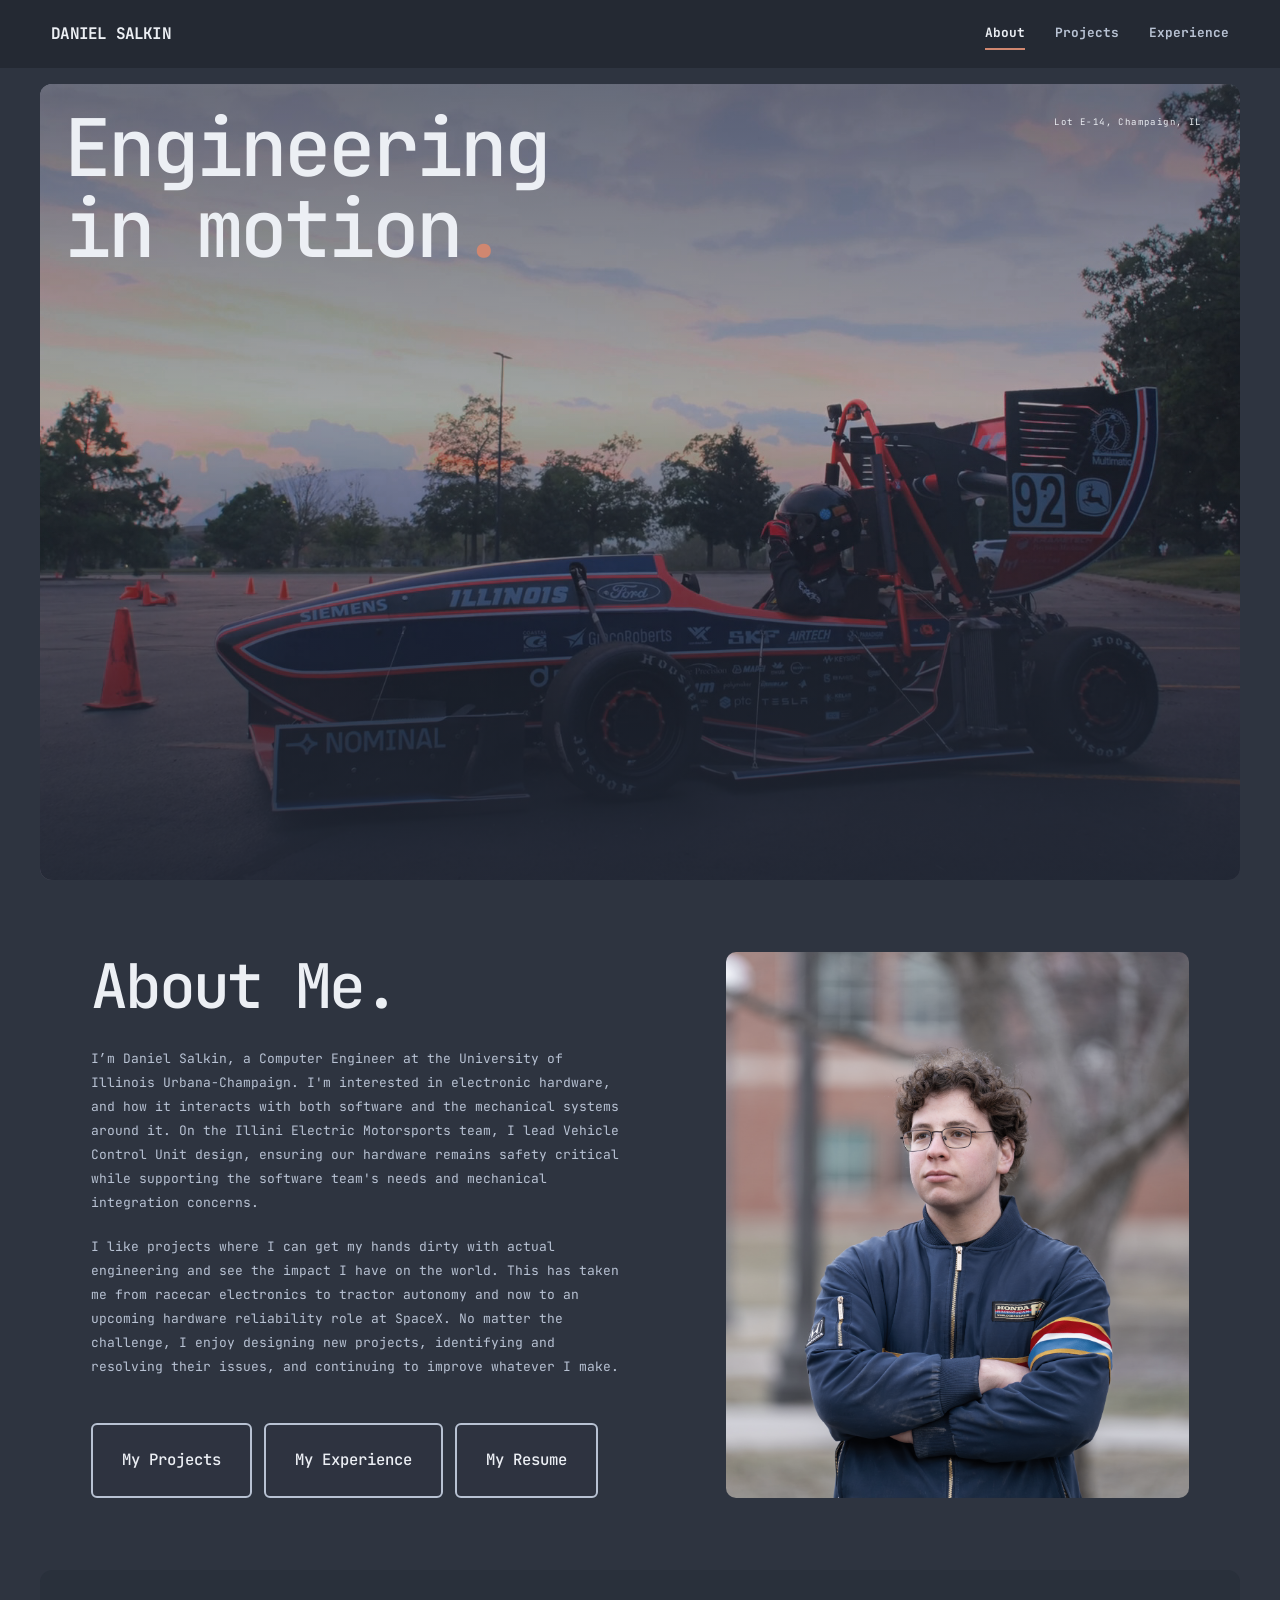
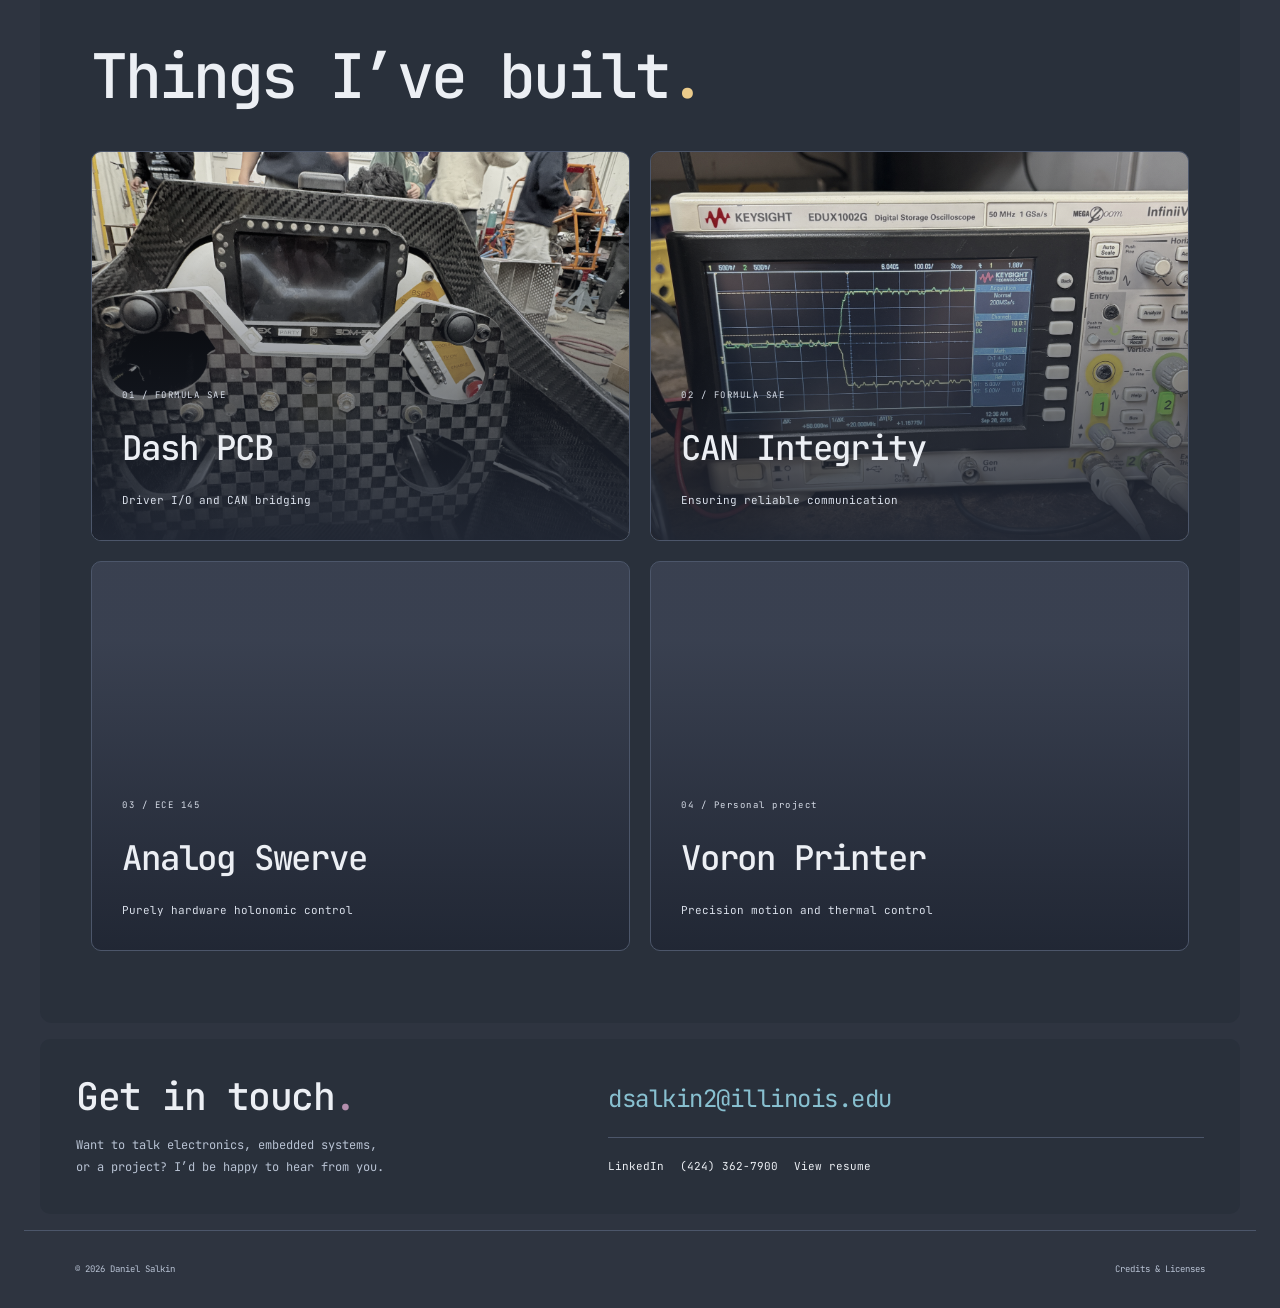
<file: index.html>
<!doctype html>
<html lang="en">
  <head>
    <meta charset="utf-8">
    <meta name="viewport" content="width=device-width, initial-scale=1">
    <meta name="theme-color" content="#2e3440">
    <meta name="description" content="Daniel Salkin — Computer Engineering at UIUC. Projects in embedded systems, PCB design, signal integrity, and robotics.">
    <title>Daniel Salkin · Engineering Portfolio</title>
    <link rel="icon" href="assets/favicon-DS.svg" type="image/svg+xml">
    <link rel="stylesheet" href="styles.css?v=20261019-deployed-images-2">
    <link rel="stylesheet" href="impulse.css?v=20261019-deployed-images-2">
    <script src="script.js" defer>
    </script>
  </head>
  <body class="page-intro">
    <a class="skip" href="#main">Skip to content</a>
    <header class="site-header">
      <a class="wordmark" href="index.html" aria-label="Daniel Salkin home">DANIEL SALKIN</a>
      <button class="menu-toggle" type="button" aria-expanded="false" aria-controls="site-nav">Menu <span>+</span></button>
      <nav id="site-nav" aria-label="Main navigation">
        <a href="index.html" aria-current="page">About</a>
        <a href="projects.html">Projects</a>
        <a href="experience.html">Experience</a>
      </nav>
    </header>
    <main id="main">
      <!-- Cinematic Hero -->
      <section class="cinematic-hero" aria-labelledby="hero-title">
        <img class="hero-scene" src="documentation/personalIntro/tuffahhcar.JPG" alt="Illini Electric Motorsports Formula SAE car at an outdoor test session" fetchpriority="high" width="1920" height="1080" decoding="async">
        <div class="hero-shade">
        </div>
        <div class="hero-topline">
          <span>Lot E-14, Champaign, IL</span>
        </div>
        <div class="hero-title">
          <h1 id="hero-title">Engineering<br>in motion<span class="headline-period">.</span></h1>
        </div>
      </section>
      <!-- About Section -->
      <section class="about-section">
        <div class="about-grid">
          <div>
            <h2>About Me.</h2>
            <p>
              I’m Daniel Salkin, a Computer Engineer at the University of Illinois Urbana-Champaign. I'm interested in electronic hardware, and how it interacts with both software and the mechanical systems around it. On the Illini Electric Motorsports team, I lead Vehicle Control Unit design, ensuring our hardware remains safety critical while supporting the software team's needs and mechanical integration concerns. 
            </p>
            <p>
                I like projects where I can get my hands dirty with actual engineering and see the impact I have on the world. This has taken me from racecar electronics to tractor autonomy and now to an upcoming hardware reliability role at SpaceX. No matter the challenge, I enjoy designing new projects, identifying and resolving their issues, and continuing to improve whatever I make.
            </p>
            <div class="bio-actions">
              <a class="outline-button" href="projects.html">My Projects</a>
              <a class="outline-button" href="experience.html">My Experience</a>
              <a class="outline-button" href="documentation/Daniel_Salkin_Resume.pdf?v=20261019" target="_blank" rel="noopener">
                My Resume
              </a>
            </div>
          </div>
          <figure>
            <img src="documentation/personalIntro/hondaJacketAura.JPG" alt="Daniel Salkin wearing his Honda jacket" loading="lazy" width="6336" height="6336" decoding="async">
          </figure>
        </div>
      </section>
      <!-- Selected Section -->
      <section class="selected-section">
        <h2>Things I’ve built<span class="headline-period">.</span></h2>
        <div class="feature-grid">
          <a class="feature-card feature-dash" href="projects.html#dash-pcb">
            <img src="documentation/dashPCB/driverView.JPG" alt="PLEX driver display and controls in the Formula SAE cockpit" loading="lazy" width="3024" height="4032" decoding="async">
            <div class="feature-shade">
            </div>
            <div class="feature-label">
              <span>01 / FORMULA SAE</span>
              <h3>Dash PCB</h3>
              <p>Driver I/O and CAN bridging</p>
            </div>
          </a>
          <a class="feature-card feature-can" href="projects.html#can-integrity">
            <img src="documentation/canisospi/post-fixrisetime.JPG" alt="Oscilloscope capture from the CAN signal integrity investigation" loading="lazy" width="3024" height="4032" decoding="async">
            <div class="feature-shade">
            </div>
            <div class="feature-label">
              <span>02 / FORMULA SAE</span>
              <h3>CAN Integrity</h3>
              <p>Ensuring reliable communication</p>
            </div>
          </a>
          <a class="feature-card feature-swerve" href="projects.html#analog-swerve">
            <img src="documentation/AnalogSwerve/photos/assembled-module.jpg" alt="Complete assembled analog swerve module with drive motor, steering servo, and both control breadboards" loading="lazy" width="1875" height="2500" decoding="async">
            <div class="feature-shade">
            </div>
            <div class="feature-label">
              <span>03 / ECE 145</span>
              <h3>Analog Swerve</h3>
              <p>Purely hardware holonomic control</p>
            </div>
          </a>
          <a class="feature-card" href="projects.html#voron">
            <img class="voron-motion" src="documentation/voron 3d printer/IMG_0532.jpeg" alt="Voron Printer motion assembly and toolhead" loading="lazy" width="2268" height="4032" decoding="async">
            <div class="feature-shade">
            </div>
            <div class="feature-label">
              <span>04 / Personal project</span>
              <h3>Voron Printer</h3>
              <p>Precision motion and thermal control</p>
            </div>
          </a>
        </div>
      </section>
      <!-- Contact -->
      <section id="contact" class="contact-banner" aria-labelledby="contact-title">
        <div>
          <h2 id="contact-title">Get in touch<span>.</span></h2>
          <p class="contact-intro">
            Want to talk electronics, embedded systems, or a project? I’d be happy to hear from you.
          </p>
        </div>
        <div class="contact-details">
          <a class="email" href="mailto:dsalkin2@illinois.edu">dsalkin2@illinois.edu</a>
          <div class="contact-links">
            <a href="https://www.linkedin.com/in/daniel-salkin/" target="_blank" rel="noopener">LinkedIn</a>
            <a href="tel:+14243627900">(424) 362-7900</a>
            <a href="documentation/Daniel_Salkin_Resume.pdf?v=20261019" target="_blank" rel="noopener">View resume</a>
          </div>
        </div>
      </section>
      <footer class="site-footer">
        <span>© <span id="year">2026</span> Daniel Salkin</span>
        <div>
          <a href="notices.html">Credits & Licenses</a>
        </div>
      </footer>
    </main>
    <dialog id="lightbox" aria-label="Full-size project image">
      <button class="close-lightbox" aria-label="Close image">Close ×</button>
      <img alt="Selected project image">
      <p></p>
    </dialog>
  </body>
</html>
</file>
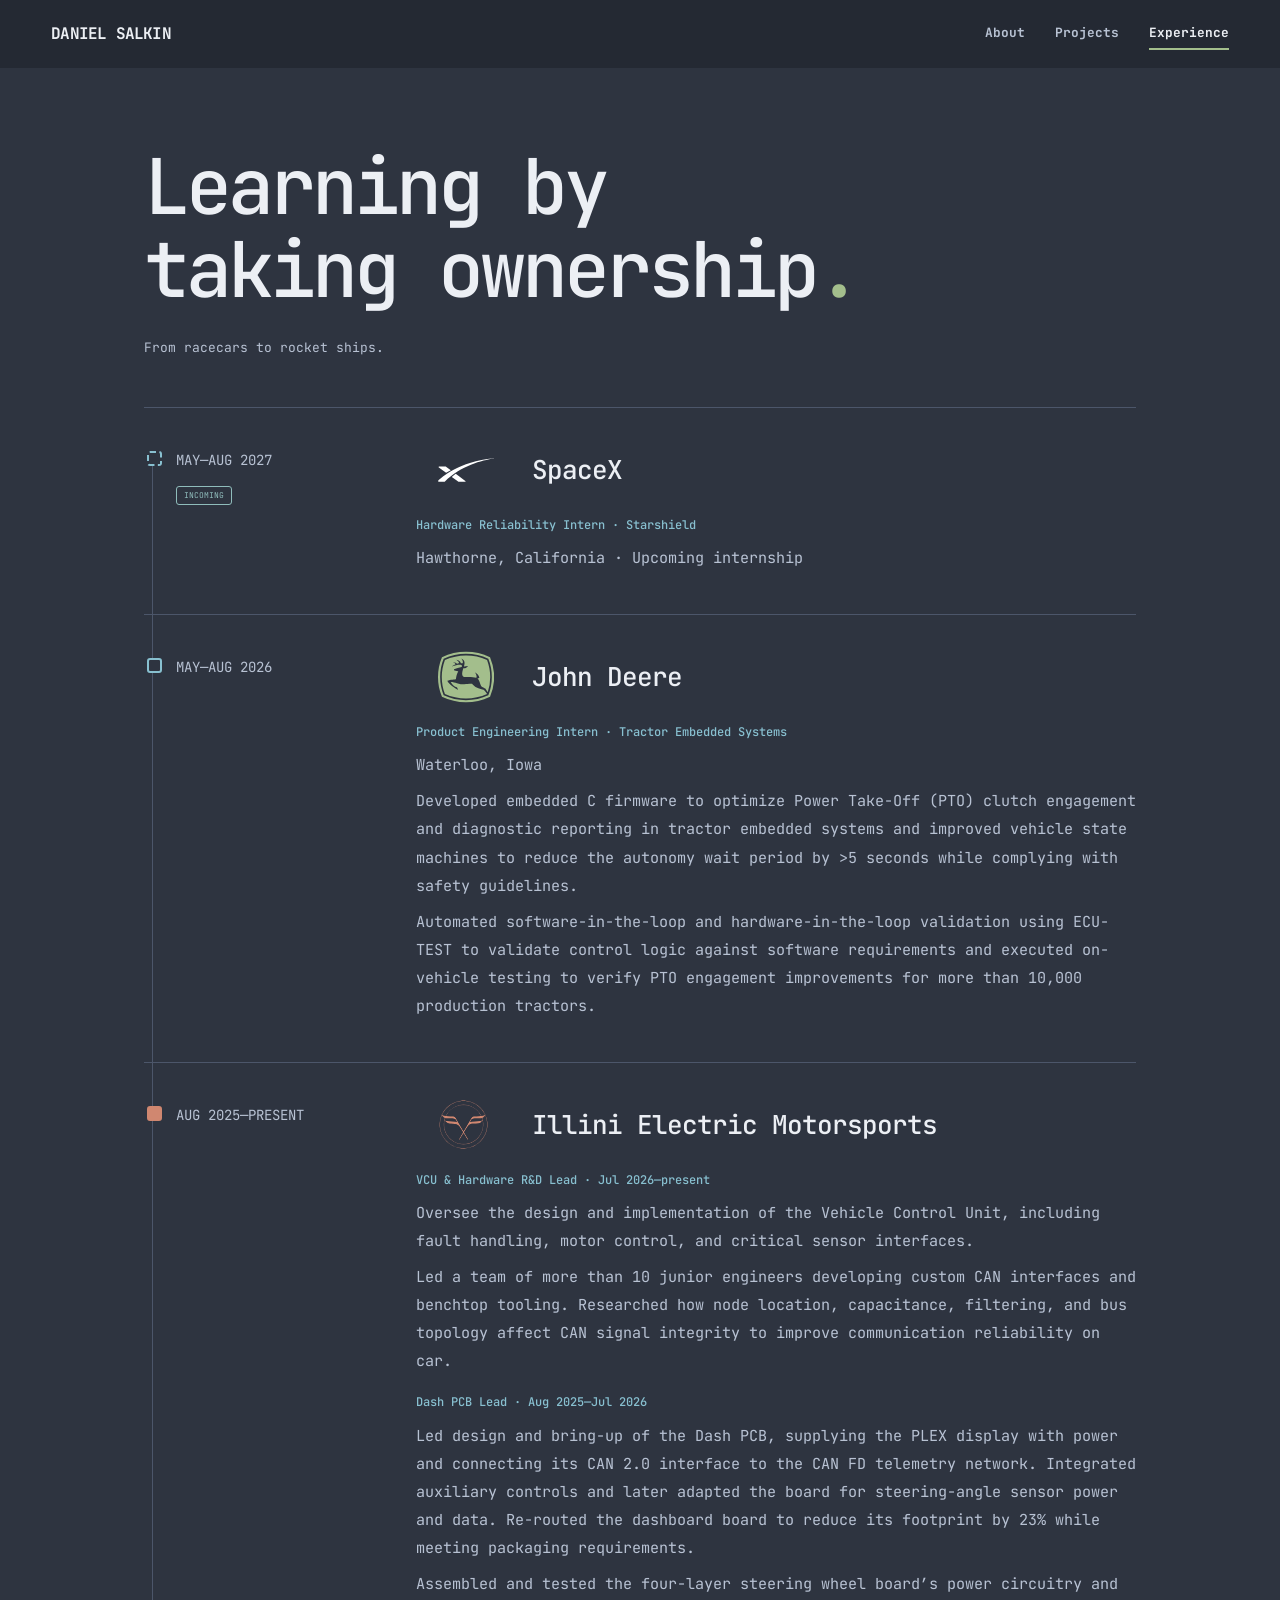
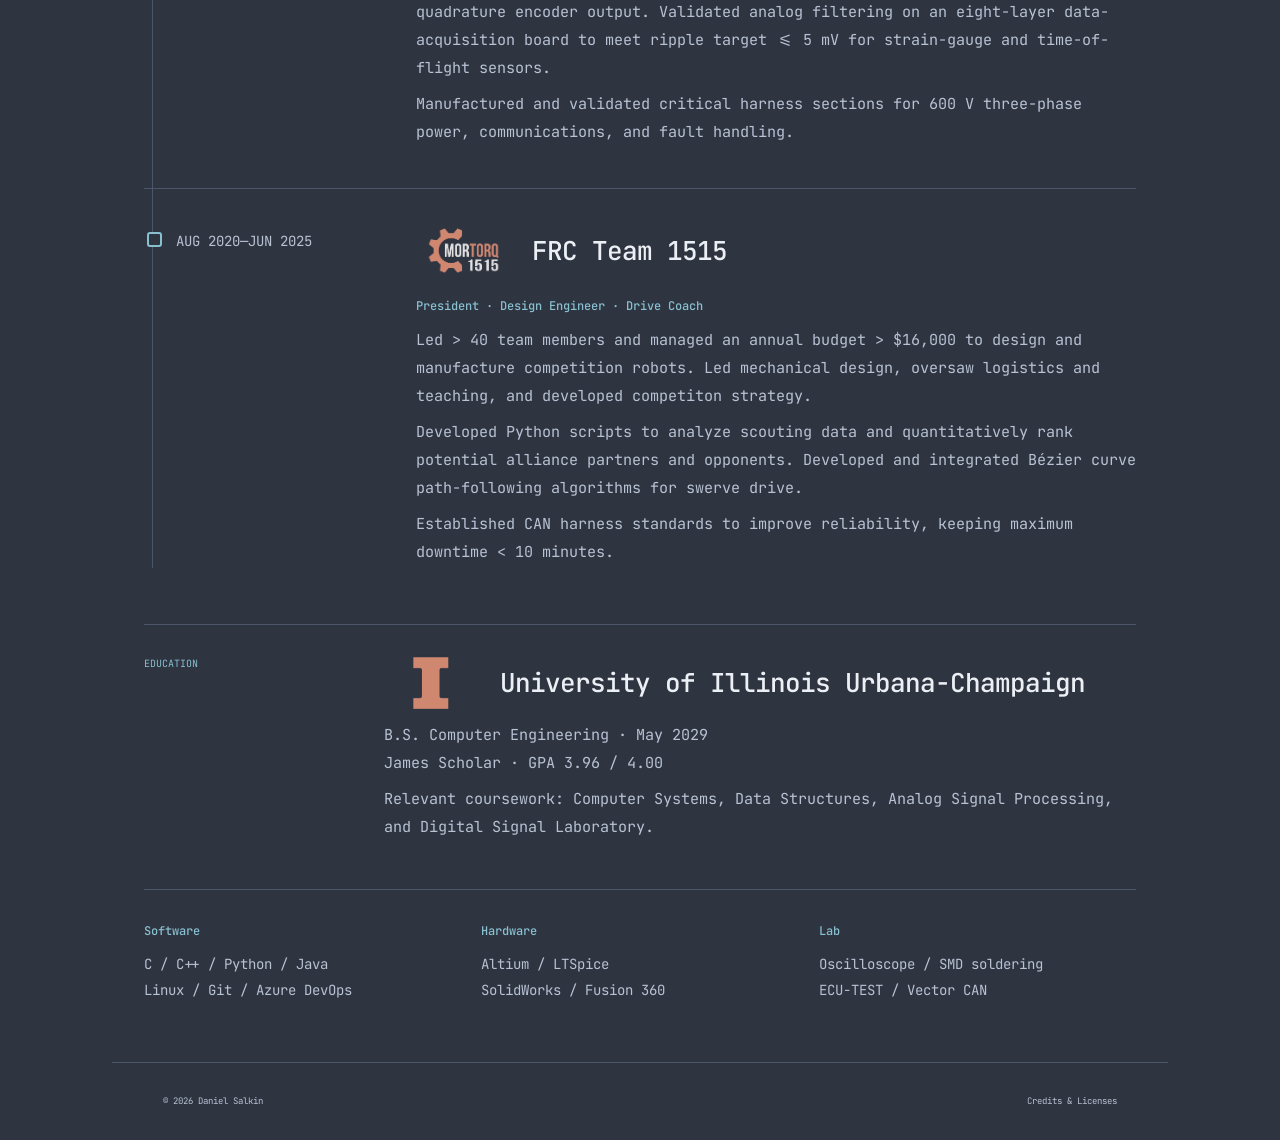
<file: experience.html>
<!doctype html>
<html lang="en">
  <head>
    <meta charset="utf-8">
    <meta name="viewport" content="width=device-width, initial-scale=1">
    <meta name="theme-color" content="#2e3440">
    <meta name="description" content="Daniel Salkin — Computer Engineering at UIUC. Projects in embedded systems, PCB design, signal integrity, and robotics.">
    <title>Experience · Daniel Salkin</title>
    <link rel="icon" href="assets/favicon-DS.svg" type="image/svg+xml">
    <link rel="stylesheet" href="styles.css?v=20261019-deployed-images-2">
    <link rel="stylesheet" href="impulse.css?v=20261019-deployed-images-2">
    <script src="script.js" defer>
    </script>
  </head>
  <body class="page-experience">
    <a class="skip" href="#main">Skip to content</a>
    <header class="site-header">
      <a class="wordmark" href="index.html" aria-label="Daniel Salkin home">DANIEL SALKIN</a>
      <button class="menu-toggle" type="button" aria-expanded="false" aria-controls="site-nav">Menu <span>+</span></button>
      <nav id="site-nav" aria-label="Main navigation">
        <a href="index.html">About</a>
        <a href="projects.html">Projects</a>
        <a href="experience.html" aria-current="page">Experience</a>
      </nav>
    </header>
    <main id="main">
      <svg class="filter-definitions" aria-hidden="true" width="0" height="0">
        <defs>
          <filter id="illinois-nord" color-interpolation-filters="sRGB">
            <feColorMatrix type="matrix" values="0.686441 0 0 0 0.129245 0 1.537037 0 0 -0.043282 0 0 -0.685714 0 0.452661 0 0 0 1 0"/>
          </filter>
          <filter id="deere-green" color-interpolation-filters="sRGB">
            <feColorMatrix type="matrix" values="0 0 0 0 0.639216 0 0 0 0 0.745098 0 0 0 0 0.549020 0 0 0 1 0"/>
          </filter>
          <filter id="mortorq-orange" color-interpolation-filters="sRGB">
            <feColorMatrix type="matrix" values="0.689189189 0.310810811 0 0 0 0.195945946 0.804054054 0 0 0 0.756756757 -0.756756757 1 0 0 0 0 0 1 0"/>
          </filter>
        </defs>
      </svg>
      <!-- Experience -->
      <section id="experience" class="section experience">
        <div class="section-heading">
          <h1 class="page-title">Learning by<br>taking ownership<span class="headline-period">.</span></h1>
          <p>From racecars to rocket ships.</p>
        </div>
        <div class="timeline" role="list" aria-label="Professional experience timeline">
          <!-- Timeline Upcoming -->
          <article role="listitem" class="timeline-upcoming">
            <div class="timeline-date">
              MAY—AUG 2027
              <span class="upcoming">INCOMING</span>
            </div>
            <div>
              <h3>
                <a href="https://www.spacex.com/" target="_blank" rel="noopener">
                  <img class="organization-logo spacex" src="documentation/Portfolio Photos/Logos/spacexlogo.svg" alt="SpaceX logo" width="32" height="32" decoding="async">
                  <span>SpaceX</span>
                </a>
              </h3>
              <h4>Hardware Reliability Intern · Starshield</h4>
              <p>Hawthorne, California · Upcoming internship</p>
            </div>
          </article>
          <!-- Article -->
          <article role="listitem">
            <div class="timeline-date">
              MAY—AUG 2026
            </div>
            <div>
              <h3>
                <a href="https://www.deere.com/en/" target="_blank" rel="noopener">
                  <img class="organization-logo deere" src="documentation/Portfolio Photos/Logos/johndeere-svgrepo-com.svg" alt="John Deere logo" width="24" height="24" decoding="async">
                  <span>John Deere</span>
                </a>
              </h3>
              <h4>Product Engineering Intern · Tractor Embedded Systems</h4>
              <p>Waterloo, Iowa</p>
              <p>
                Developed embedded C firmware to optimize Power Take-Off (PTO) clutch engagement and
                diagnostic reporting in tractor embedded systems and improved vehicle state machines to reduce
                the autonomy wait period by >5 seconds while complying with safety guidelines.
              </p>
              <p>
                Automated software-in-the-loop and hardware-in-the-loop validation using ECU-TEST to validate
                control logic against software requirements and executed on-vehicle testing to verify PTO
                engagement improvements for more than 10,000 production tractors.
              </p>
            </div>
          </article>
          <!-- Timeline Current -->
          <article role="listitem" class="timeline-current">
            <div class="timeline-date">
              AUG 2025—PRESENT
            </div>
            <div>
              <h3>
                <a href="https://www.illinielectricmotorsports.com/" target="_blank" rel="noopener">
                  <img class="organization-logo iem" src="assets/iem-mark.svg" alt="Illini Electric Motorsports logo" width="80" height="80" decoding="async">
                  <span>Illini Electric Motorsports</span>
                </a>
              </h3>
              <h4>VCU & Hardware R&D Lead · Jul 2026—present</h4>
              <p>
                Oversee the design and implementation of the Vehicle Control Unit, including fault handling,
                motor control, and critical sensor interfaces.
              </p>
              <p> Led a team of more than 10 junior engineers developing custom CAN interfaces and benchtop tooling.
                Researched how node location, capacitance, filtering, and bus topology affect CAN signal
                integrity to improve communication reliability on car.
              </p>
              <h4>Dash PCB Lead · Aug 2025—Jul 2026</h4>
              <p>
                Led design and bring-up of the Dash PCB, supplying the PLEX display with power and
                connecting its CAN 2.0 interface to the CAN FD telemetry network. Integrated auxiliary
                controls and later adapted the board for steering-angle sensor power and data.
                Re-routed the dashboard board to reduce its footprint by 23% while meeting packaging
                requirements.
              </p>
              <p>
                Assembled and tested the four-layer steering wheel board’s power circuitry and 
                quadrature encoder output. Validated analog filtering on an eight-layer data-acquisition board
                to meet ripple target <= 5 mV for strain-gauge and time-of-flight sensors.
              </p>
              <p>
                Manufactured and validated critical harness sections for 600 V three-phase power,
                communications, and fault handling.
              </p>
            </div>
          </article>
          <!-- Article -->
          <article role="listitem">
            <div class="timeline-date">
              AUG 2020—JUN 2025
            </div>
            <div>
              <h3>
                <a href="https://team1515.com/" target="_blank" rel="noopener">
                  <img class="organization-logo mortorq" src="documentation/Portfolio Photos/Logos/Copy of MorTorq Logo Transparent.png" alt="MorTorq logo" width="6944" height="4166" decoding="async">
                  <span>FRC Team 1515</span>
                </a>
              </h3>
              <h4>President · Design Engineer · Drive Coach</h4>
              <p>
                Led > 40 team members and managed an annual budget > $16,000 to design and
                manufacture competition robots. Led mechanical design, oversaw logistics and teaching, and developed competiton strategy.
              </p>
              <p>
                Developed Python scripts to analyze scouting data and quantitatively rank potential alliance
                partners and opponents. Developed and integrated Bézier curve path-following algorithms for
                swerve drive.
              </p>
              <p>
                Established CAN harness standards to improve reliability, keeping maximum downtime < 10
                minutes.
              </p>
            </div>
          </article>
        </div>
        <div class="education">
          <span>EDUCATION</span>
          <div>
            <h3>
              <a href="https://illinois.edu/" target="_blank" rel="noopener">
                <img class="organization-logo illinois" src="assets/Illinois_logo_fullcolor_®_rgb.png" alt="University of Illinois Block I logo" width="284" height="350" decoding="async">
                <span>University of Illinois Urbana-Champaign</span>
              </a>
            </h3>
            <p>B.S. Computer Engineering · May 2029<br>James Scholar · GPA 3.96 / 4.00</p>
            <p>
              Relevant coursework: Computer Systems, Data Structures, Analog Signal Processing, and Digital
              Signal Laboratory.
            </p>
          </div>
        </div>
        <div class="skills">
          <div>
            <h4>Software</h4>
            <p>C / C++ / Python / Java<br>Linux / Git / Azure DevOps</p>
          </div>
          <div>
            <h4>Hardware</h4>
            <p>Altium / LTSpice<br>SolidWorks / Fusion 360</p>
          </div>
          <div>
            <h4>Lab</h4>
            <p>Oscilloscope / SMD soldering<br>ECU-TEST / Vector CAN</p>
          </div>
        </div>
      </section>
      <footer class="site-footer">
        <span>© <span id="year">2026</span> Daniel Salkin</span>
        <div>
          <a href="notices.html">Credits & Licenses</a>
        </div>
      </footer>
    </main>
    <dialog id="lightbox" aria-label="Full-size project image">
      <button class="close-lightbox" aria-label="Close image">Close ×</button>
      <img alt="Selected project image">
      <p></p>
    </dialog>
  </body>
</html>
</file>
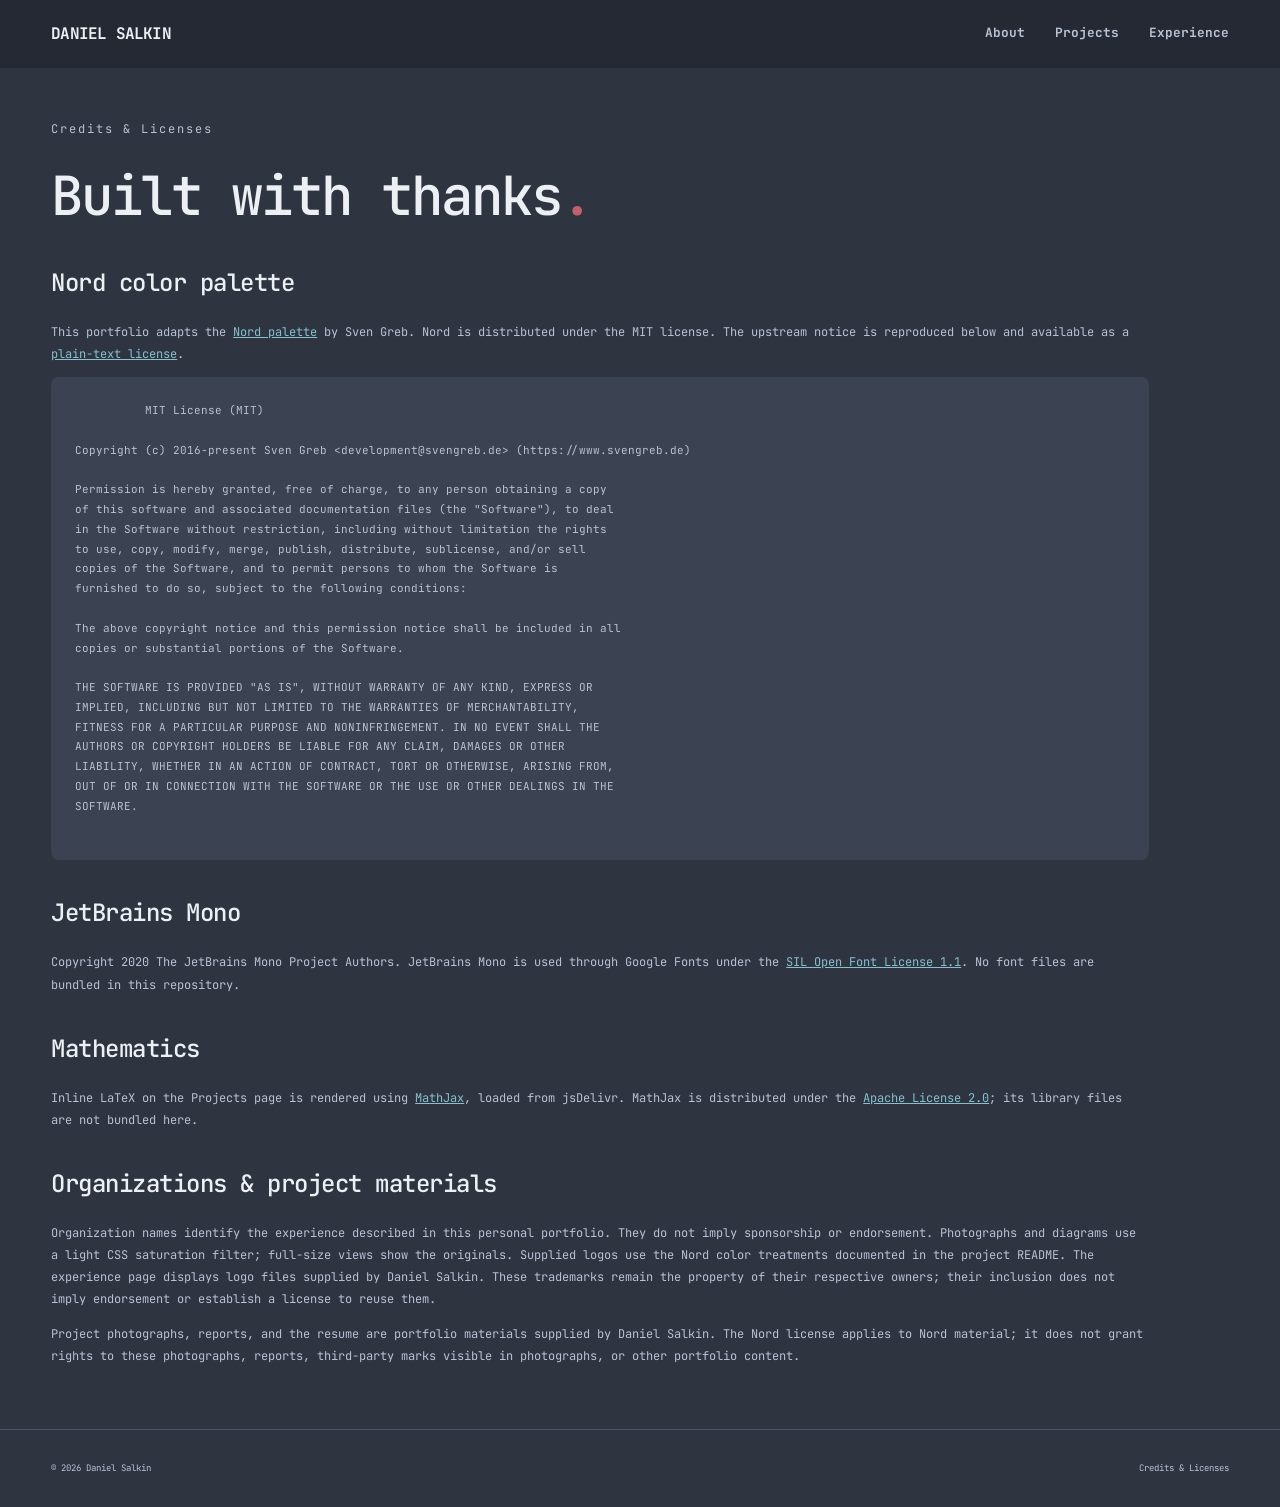
<file: notices.html>
<!doctype html>
<html lang="en">
  <head>
    <meta charset="utf-8">
    <meta name="viewport" content="width=device-width, initial-scale=1">
    <meta name="theme-color" content="#2e3440">
    <meta name="description" content="Daniel Salkin — Computer Engineering at UIUC. Projects in embedded systems, PCB design, signal integrity, and robotics.">
    <title>Credits & Licenses · Daniel Salkin</title>
    <link rel="icon" href="assets/favicon-DS.svg" type="image/svg+xml">
    <link rel="stylesheet" href="styles.css?v=20261019-deployed-images-2">
    <link rel="stylesheet" href="impulse.css?v=20261019-deployed-images-2">
    <script src="script.js" defer>
    </script>
  </head>
  <body class="page-notices">
    <a class="skip" href="#main">Skip to content</a>
    <header class="site-header">
      <a class="wordmark" href="index.html" aria-label="Daniel Salkin home">DANIEL SALKIN</a>
      <button class="menu-toggle" type="button" aria-expanded="false" aria-controls="site-nav">Menu <span>+</span></button>
      <nav id="site-nav" aria-label="Main navigation">
        <a href="index.html">About</a>
        <a href="projects.html">Projects</a>
        <a href="experience.html">Experience</a>
      </nav>
    </header>
    <main id="main">
      <!-- Section Notices -->
      <section class="section notices" aria-labelledby="notices-title">
        <p class="eyebrow">Credits & Licenses</p>
        <h1 class="page-title" id="notices-title">Built with thanks<span class="headline-period">.</span></h1>
        <h2>Nord color palette</h2>
        <p>This portfolio adapts the <a href="https://www.nordtheme.com/">Nord palette</a> by Sven Greb. Nord is distributed under the MIT license. The upstream notice is reproduced below and available as a <a href="licenses/nord-MIT.txt">plain-text license</a>.</p>
        <pre class="license-text">
          MIT License (MIT)

Copyright (c) 2016-present Sven Greb &lt;development@svengreb.de&gt; (https://www.svengreb.de)

Permission is hereby granted, free of charge, to any person obtaining a copy
of this software and associated documentation files (the &quot;Software&quot;), to deal
in the Software without restriction, including without limitation the rights
to use, copy, modify, merge, publish, distribute, sublicense, and/or sell
copies of the Software, and to permit persons to whom the Software is
furnished to do so, subject to the following conditions:

The above copyright notice and this permission notice shall be included in all
copies or substantial portions of the Software.

THE SOFTWARE IS PROVIDED &quot;AS IS&quot;, WITHOUT WARRANTY OF ANY KIND, EXPRESS OR
IMPLIED, INCLUDING BUT NOT LIMITED TO THE WARRANTIES OF MERCHANTABILITY,
FITNESS FOR A PARTICULAR PURPOSE AND NONINFRINGEMENT. IN NO EVENT SHALL THE
AUTHORS OR COPYRIGHT HOLDERS BE LIABLE FOR ANY CLAIM, DAMAGES OR OTHER
LIABILITY, WHETHER IN AN ACTION OF CONTRACT, TORT OR OTHERWISE, ARISING FROM,
OUT OF OR IN CONNECTION WITH THE SOFTWARE OR THE USE OR OTHER DEALINGS IN THE
SOFTWARE.
        </pre>
        <h2>JetBrains Mono</h2>
        <p>Copyright 2020 The JetBrains Mono Project Authors. JetBrains Mono is used through Google Fonts under the <a href="https://github.com/JetBrains/JetBrainsMono/blob/master/OFL.txt">SIL Open Font License 1.1</a>. No font files are bundled in this repository.</p>
        <h2>Mathematics</h2>
        <p>Inline LaTeX on the Projects page is rendered using <a href="https://www.mathjax.org/">MathJax</a>, loaded from jsDelivr. MathJax is distributed under the <a href="https://github.com/mathjax/MathJax/blob/3.2.2/LICENSE">Apache License 2.0</a>; its library files are not bundled here.</p>
        <h2>Organizations & project materials</h2>
        <p>
          Organization names identify the experience described in this personal portfolio. They do not imply
          sponsorship or endorsement. Photographs and diagrams use a light CSS saturation filter; full-size
          views show the originals. Supplied logos use the Nord color treatments documented in the project
          README. The experience page displays logo files supplied by Daniel Salkin. These trademarks remain
          the property of their respective owners; their inclusion does not imply endorsement or establish a
          license to reuse them.
        </p>
        <p>
          Project photographs, reports, and the resume are portfolio materials supplied by Daniel Salkin. The
          Nord license applies to Nord material; it does not grant rights to these photographs, reports,
          third-party marks visible in photographs, or other portfolio content.
        </p>
      </section>
      <footer class="site-footer">
        <span>© <span id="year">2026</span> Daniel Salkin</span>
        <div>
          <a href="notices.html">Credits & Licenses</a>
        </div>
      </footer>
    </main>
    <dialog id="lightbox" aria-label="Full-size project image">
      <button class="close-lightbox" aria-label="Close image">Close ×</button>
      <img alt="Selected project image">
      <p></p>
    </dialog>
  </body>
</html>
</file>
<file: styles.css>
/* Nord palette © 2016-present Sven Greb. MIT license: licenses/nord-MIT.txt */
@import url('https://fonts.googleapis.com/css2?family=JetBrains+Mono:wght@400;500;600;700&display=swap');
:root{color-scheme:dark;--bg:#2e3440;--panel:#3b4252;--line:#4c566a;--text:#eceff4;--muted:#b8c2d3;--accent:#88c0d0;--mono:'JetBrains Mono','Cascadia Code','SFMono-Regular',Consolas,monospace}*{box-sizing:border-box}html{scroll-behavior:smooth;scroll-padding-top:32px}body{margin:0;background:var(--bg);color:var(--text);font-family:var(--mono);font-size:14px;line-height:1.85}a{color:inherit;text-decoration:none}a,button,a:hover{color:var(--accent)}a:focus-visible,button:focus-visible,summary:focus-visible{outline:2px solid var(--accent);outline-offset:6px}::selection{background:#5e81ac;color:white}.skip{position:fixed;top:-100px;left:20px;background:var(--accent);color:var(--bg);padding:10px;z-index:10}.skip:focus{top:10px}.sidebar{position:fixed;inset:0 auto 0 0;width:260px;padding:44px 32px;border-right:1px solid var(--line);display:flex;flex-direction:column;background:var(--bg);z-index:5}.brand{font-size:36px;font-weight:700;letter-spacing:-3px;width:max-content;line-height:1.2}.brand span{color:var(--accent)}.sidebar-name{margin:28px 0 46px;font-weight:600;font-size:14px}.sidebar-name span{display:block;font-size:10px;color:var(--muted);font-weight:400;margin-top:5px}nav{display:flex;flex-direction:column;gap:8px}nav a{font-size:12px;padding:10px 12px;margin-left:-12px;border-radius:6px;color:var(--muted);transition:background .2s}nav a span{font-size:10px;color:#9aa8bc;margin-right:14px}nav a.active{background:var(--panel);color:var(--text)}nav a.active span{color:var(--accent)}.resume-link{margin-top:36px;font-size:12px;display:flex;justify-content:space-between;border-top:1px solid var(--line);padding-top:20px}.resume-link span{color:var(--accent)}.sidebar-bottom{margin-top:auto;font-size:10px;color:var(--muted)}.status-dot{display:inline-block;width:6px;height:6px;border-radius:50%;background:#a3be8c;margin-right:8px}.sidebar-bottom p{margin-top:20px;color:#97a5b9}main{margin-left:260px;max-width:1600px}.section{padding:72px clamp(32px,5.3vw,100px);scroll-margin-top:0}.intro{padding-top:36px;min-height:100vh;position:relative;overflow:hidden;display:flex;flex-direction:column;justify-content:space-between}.section-top,.intro-footer,.project-meta{display:flex;justify-content:space-between;gap:20px;font-size:10px;letter-spacing:1.3px;color:var(--muted)}.section-top{padding-bottom:30px;border-bottom:1px solid var(--line)}.hero-grid{display:grid;grid-template-columns:1.2fr 1fr;gap:42px;align-items:center;padding:60px 0 35px;z-index:1}.eyebrow{font-size:11px;letter-spacing:2px;color:var(--accent);margin:0 0 22px}h1{font-size:clamp(60px,6.7vw,110px);line-height:1.04;letter-spacing:-6px;margin:0 0 24px;font-weight:600}h1 span,.contact h2 span{color:var(--accent)}.hero-subtitle{font-size:clamp(17px,1.7vw,26px);line-height:1.55;letter-spacing:-.8px;margin-bottom:22px}.intro-text{max-width:480px;color:var(--muted);font-size:12px}.actions{display:flex;align-items:center;gap:24px;margin-top:30px;font-size:11px}.button{background:var(--accent);color:#242b36;padding:13px 18px;border-radius:6px;font-weight:600}.button:hover{background:#a4d1dd;color:#242b36}.button span{margin-left:15px}.text-link{color:var(--accent);font-size:12px}.portrait{margin:0;align-self:center}.portrait img{display:block;width:100%;height:clamp(320px,33vw,500px);object-fit:cover;object-position:50% 35%;border-radius:12px;filter:none}figcaption{font-size:10px;color:var(--muted);margin-top:12px;line-height:1.6}.portrait figcaption{display:flex;justify-content:space-between;gap:12px;font-size:9px}.intro-footer{border-top:1px solid var(--line);padding-top:22px;font-size:9px}.projects{background:#2b313d}.section-heading{margin-bottom:60px}.section-heading h2,h2{font-size:clamp(32px,3.7vw,54px);line-height:1.25;letter-spacing:-2px;font-weight:500;margin:0 0 24px}.section-heading>p:last-child{max-width:560px;color:var(--muted);font-size:12px}.project{border-top:1px solid var(--line);padding:26px 0 0;margin-bottom:60px}.project:last-child{margin-bottom:0}.project-meta{font-size:9px;margin-bottom:30px}.project-grid{display:grid;grid-template-columns:1fr 1.1fr;gap:42px;align-items:center}.project h3{font-size:28px;letter-spacing:-1px;margin:0 0 14px;font-weight:500}.project-deck{font-size:16px;line-height:1.6;color:var(--text)!important}.project p{font-size:12px;color:var(--muted)}.project figure{margin:0;min-width:0}.project img{display:block;width:100%;border-radius:9px;object-fit:cover}.pcb{background:var(--panel);padding:20px}.contain{object-fit:contain!important;max-height:380px;background:var(--panel);padding:12px}.tags{display:flex;gap:7px;flex-wrap:wrap;margin-top:22px}.tags span{color:var(--muted);font-size:9px;border:1px solid var(--line);padding:3px 9px;border-radius:4px}.result{display:flex;align-items:center;gap:18px;margin:24px 0}.result strong{font-size:40px;font-weight:500;color:var(--accent);line-height:1}.result span{font-size:10px;color:var(--muted);line-height:1.6}.detail-content{padding:10px 0 30px}.two-columns{display:grid;grid-template-columns:1fr 1fr;gap:32px}h4{font-weight:500;font-size:12px;margin:0 0 10px}.gallery,.scope-grid{display:grid;grid-template-columns:1fr 1fr;gap:20px;margin:24px 0}.gallery img{height:300px}.scope-grid{margin-top:32px}.scope-grid img{aspect-ratio:4/3;object-fit:cover}.before-dot{color:#d08770}.after-dot{color:#a3be8c}.zoom{display:block;cursor:zoom-in;border-radius:9px;overflow:hidden}.zoom img{transition:filter .2s}.zoom:hover img{filter:brightness(1.08)}.printer{height:360px;object-position:50% 42%}.signal-diagram{border:1px solid var(--line);border-radius:10px;padding:28px;text-align:center;font-size:11px;background:var(--bg)}.signal-diagram>span{font-size:9px;letter-spacing:1.2px;color:var(--accent)}.signal-diagram>b{display:block;font-weight:400;color:var(--accent);margin:7px}.signal-diagram>div:not(.signal-branches){border:1px solid var(--line);padding:12px;border-radius:5px}.signal-branches{display:grid;grid-template-columns:1fr 1fr;gap:12px}.signal-branches>div{border:1px solid var(--line);padding:18px 8px;border-radius:5px;background:var(--panel)}.signal-branches small{display:block;color:var(--muted);font-size:9px;margin-top:14px}.diagram-label{display:block;margin-top:24px}.timeline article{display:grid;grid-template-columns:180px 1fr;gap:24px;border-top:1px solid var(--line);padding:30px 0}.timeline-date{font-size:10px;color:var(--muted);padding-top:6px}.upcoming{display:block;width:max-content;font-size:8px;padding:1px 7px;border:1px solid #8fbcbb;border-radius:3px;color:#8fbcbb;margin-top:12px}.timeline h3,.education h3{font-size:20px;font-weight:500;letter-spacing:-.6px;margin:0 0 10px}.timeline h4{color:var(--accent);font-size:11px;margin:16px 0 8px}.timeline p,.education p,.skills p{font-size:12px;color:var(--muted);margin:8px 0}.education{display:grid;grid-template-columns:180px 1fr;gap:24px;border-top:1px solid var(--line);margin-top:16px;padding:30px 0}.education>span{font-size:10px;color:var(--accent)}.education h3{font-size:16px}.skills{display:grid;grid-template-columns:repeat(3,1fr);gap:20px;border-top:1px solid var(--line);padding-top:30px;margin-top:10px}.skills h4{color:var(--accent)}.skills p{font-size:10px}.contact{background:var(--panel);padding-top:85px;padding-bottom:85px}.contact h2{font-size:clamp(32px,4vw,60px)}.contact>p:not(.eyebrow){color:var(--muted);font-size:12px}.email{display:flex;justify-content:space-between;align-items:center;gap:20px;font-size:clamp(15px,2.4vw,34px);letter-spacing:-1px;padding:24px 0;border-bottom:1px solid #647189;margin-top:28px;color:var(--accent)}.contact-links{display:flex;gap:30px;font-size:11px;margin-top:24px}footer{padding:26px clamp(32px,5.3vw,100px);display:flex;gap:20px;justify-content:space-between;font-size:8px;color:var(--muted)}dialog{border:1px solid var(--line);border-radius:10px;background:#242b36;color:var(--text);max-width:94vw;max-height:94vh;padding:50px 20px 15px;overflow:auto}dialog::backdrop{background:#171d28ed}dialog img{display:block;max-width:85vw;max-height:74vh;object-fit:contain;margin:auto}dialog p{font-size:11px;text-align:center;color:var(--muted)}.close-lightbox{position:absolute;right:18px;top:12px;background:none;color:var(--text);border:0;font:12px var(--mono);padding:6px;cursor:pointer}body:has(dialog[open]){overflow:hidden}@media(min-width:1550px){main{margin-right:auto}.hero-grid{gap:70px}.hero-copy{max-width:550px}}@media(max-width:1100px){.sidebar{width:210px;padding:32px 24px}main{margin-left:210px}.hero-grid{gap:24px}h1{letter-spacing:-4px}.portrait figcaption{display:block}.portrait figcaption span{display:block}.actions{gap:16px;flex-wrap:wrap}.project-grid{gap:26px;grid-template-columns:1fr 1fr}.timeline article,.education{grid-template-columns:140px 1fr}.section-top{font-size:8px}.intro-footer{font-size:8px}.intro-footer>span{max-width:60%}}@media(max-width:760px){html{scroll-padding-top:90px}.sidebar{width:100%;height:auto;bottom:auto;display:flex;flex-direction:row;align-items:center;justify-content:space-between;padding:16px 20px;border-right:0;border-bottom:1px solid var(--line)}.brand{font-size:26px}.sidebar-name,.sidebar-bottom,.resume-link{display:none}nav{flex-direction:row;gap:2px}nav a{font-size:10px;padding:7px 9px;margin:0}nav a span{display:none}main{margin-left:0;padding-top:73px}.section{padding:48px 24px}.intro{min-height:auto;padding-top:20px}.section-top{font-size:8px;letter-spacing:.5px;padding-bottom:20px}.hero-grid{grid-template-columns:1fr 0.8fr;padding-top:38px;gap:20px;align-items:start}h1{font-size:60px;letter-spacing:-4px}.hero-subtitle{font-size:16px}.intro-text{font-size:11px}.portrait{align-self:start;margin-top:35px}.portrait img{height:260px;border-radius:8px}.portrait figcaption{font-size:8px}.hero-copy .actions{grid-column:1/-1}.actions{font-size:10px}.button{padding:11px 12px}.intro-footer{font-size:7px;letter-spacing:.5px}.section-heading h2{font-size:36px}.project-grid{grid-template-columns:1fr;gap:24px}.project h3{font-size:26px}.project-deck br{display:none}.result{margin-bottom:0}.project-grid figure{margin-top:0}.pcb{padding:15px}.scope-grid{gap:12px}.scope-grid figcaption{font-size:8px}.two-columns{grid-template-columns:1fr;gap:14px}.gallery img{height:220px}.timeline article,.education{grid-template-columns:1fr;gap:14px}.timeline-date{display:flex;align-items:center;gap:12px}.upcoming{margin:0}.timeline h3{font-size:20px}.skills{gap:14px}.skills p{font-size:9px}.skills h4{font-size:11px}.contact h2{font-size:37px}.email{font-size:20px}.contact-links{gap:20px;font-size:10px}footer{padding:24px;flex-wrap:wrap;font-size:8px}footer>span:nth-child(2){display:none}.section-heading{margin-bottom:40px}.project{margin-bottom:40px}}@media(max-width:450px){nav a{font-size:9px;padding:7px}.hero-grid{grid-template-columns:1fr;gap:26px}.hero-copy{display:contents}.eyebrow{margin-bottom:15px}.hero-copy>.eyebrow{margin:0}.hero-copy h1{margin:0;font-size:76px}.hero-copy .hero-subtitle{margin:0}.portrait{grid-row:4;margin:0}.portrait img{height:310px;object-position:50% 30%}.portrait figcaption{display:flex;font-size:8px}.intro-text{margin:0}.actions{margin:0}.hero-grid{padding-bottom:12px}.section-top>span:last-child{font-size:7px}.gallery{grid-template-columns:1fr}.scope-grid img{aspect-ratio:1.2}.skills{grid-template-columns:1fr}.skills p{font-size:11px}.email{font-size:16px}.contact h2{font-size:30px}}@media(prefers-reduced-motion:reduce){html{scroll-behavior:auto}*,*::before,*::after{transition:none!important}}
/* Each destination has its own document and persistent page navigation. */
main{min-height:100vh;display:flex;flex-direction:column}main>footer{margin-top:auto}.page-title{font-size:clamp(32px,3.7vw,54px);line-height:1.25;letter-spacing:-2px;font-weight:500;margin:0 0 24px}.page-contact .contact{flex:1;min-height:calc(100vh - 75px);display:flex;flex-direction:column;justify-content:center}.page-contact .contact .page-title{font-size:clamp(32px,4vw,60px)}.page-intro .intro{min-height:calc(100vh - 75px)}.page-contact .email{width:100%}@media(max-width:760px){.page-intro .intro{min-height:calc(100vh - 145px)}.page-contact .contact{min-height:calc(100vh - 145px)}.page-title{font-size:36px}}@media(max-width:450px){.page-contact .contact .page-title{font-size:30px}}

.notices h2{font-size:22px;letter-spacing:-.5px;margin-top:40px}.notices p,.notices li{font-size:12px;color:var(--muted)}.notices a{color:var(--accent);text-decoration:underline}.license-text{white-space:pre-wrap;overflow-wrap:anywhere;font:11px/1.8 var(--mono);background:var(--panel);padding:24px;border-radius:8px;color:var(--muted)}

.project-details{margin-top:28px}.detail-heading{padding-top:20px;color:var(--accent);font-size:11px;margin-bottom:10px}

.timeline h3 a,.education h3 a{display:flex;align-items:center;gap:14px;color:var(--text)}
.timeline h3 a:hover,.education h3 a:hover{color:var(--accent)}
.experience-icon{width:36px;height:36px;flex:none;color:var(--accent)}
.education h3{font-size:20px;font-weight:500;color:var(--text)}
.page-intro .intro{justify-content:flex-start}
.page-intro .hero-grid{flex:1;align-content:center;padding-top:48px;padding-bottom:48px}
@media(max-width:760px){.experience-icon{width:30px;height:30px}.education h3{font-size:20px}}

#dash-pcb .pcb{width:100%;height:auto;max-height:380px;object-fit:contain;padding:0;background:none}
.organization-logo{width:52px;height:52px;object-fit:contain;flex:none;filter:brightness(0) saturate(100%) invert(80%) sepia(17%) saturate(665%) hue-rotate(149deg) brightness(92%) contrast(89%)}
.organization-logo.iem{filter:none}
.can-analysis{margin-top:22px}.can-analysis h4{font-size:14px;margin:28px 0 12px;color:var(--text)}

.analysis-table{width:100%;border-collapse:collapse;font-size:11px;margin:20px 0}.analysis-table th,.analysis-table td{text-align:left;border-bottom:1px solid var(--line);padding:10px 12px}.analysis-table th{color:var(--accent);font-weight:500}.analysis-table td{color:var(--muted)}
@media(max-width:760px){.organization-logo{width:40px;height:40px}.analysis-table th,.analysis-table td{padding:8px 5px;font-size:10px}}

.organization-logo.mortorq{width:96px;filter:grayscale(1) sepia(.25) hue-rotate(150deg) saturate(.6)}

.button-secondary{background:var(--panel);color:var(--text);border:1px solid var(--line);padding:12px 17px}.button-secondary:hover{background:var(--line);color:var(--text)}

.organization-logo,.organization-logo.iem,.organization-logo.mortorq{filter:none}


/* Keep original source images; the color grade is presentation-only CSS. */
.portrait img,.project img,
.zoom:hover img{filter:saturate(.65) brightness(1.08)}
#lightbox img{filter:none}
.organization-logo{filter:brightness(0) saturate(100%) invert(80%) sepia(17%) saturate(665%) hue-rotate(149deg) brightness(92%) contrast(89%)}
.organization-logo.iem{filter:none}
.organization-logo.illinois{filter:url(#illinois-nord)}
.organization-logo.mortorq{filter:grayscale(1) sepia(.25) hue-rotate(150deg) saturate(.6)}
.filter-definitions{position:absolute;overflow:hidden;pointer-events:none}


@media(max-width:760px){}

/* Baking follows the same project rhythm with a compact expandable gallery. */
.baking>p{max-width:680px}
.baking-gallery{display:grid;grid-template-columns:repeat(3,minmax(0,1fr));gap:22px 16px;margin-top:24px}
.baking-gallery figure{margin:0;min-width:0}
.baking-gallery img{display:block;width:100%;height:150px;object-fit:cover;border-radius:9px}
.baking-gallery figcaption{font-size:10px;margin-top:8px}
@media(max-width:760px){.baking-gallery{grid-template-columns:repeat(2,minmax(0,1fr));gap:18px 12px}.baking-gallery img{height:130px}}
@media(max-width:380px){.baking-gallery img{height:105px}}

.organization-logo.spacex{filter:brightness(0) invert(1)}
.organization-logo.deere{filter:url(#deere-green)}
.organization-logo.mortorq{filter:url(#mortorq-orange)}

/* Baking thumbnail crops: first percentage = horizontal, second = vertical.
   0% = left/top, 50% = center, 100% = right/bottom.
   Add a matching class to an image in projects.html for its own crop rule. */
.baking-gallery .dessert-musketeers{object-position:50% 18%}
.baking-gallery .dessert-chocolate{object-position:50% 38%}
.dash-hero{max-height:380px;object-fit:cover}
.dash-schematics{margin-top:32px}.dash-schematics>h4{font-size:14px;color:var(--accent)}
#dash-pcb .system-diagram{margin:22px 0 30px}
#dash-pcb .system-diagram img{width:100%;height:auto;max-height:460px;object-fit:contain;background:#fff;padding:16px;filter:none}
.schematic-notes{margin:26px 0 12px}
#dash-pcb .schematic-gallery img{height:260px;object-fit:contain;background:#fff;filter:none}
@media(max-width:760px){#dash-pcb .schematic-gallery img{height:220px}}

.contact-links{flex-wrap:wrap}

/* Project narratives read vertically; supporting images remain paired. */
.page-projects .project-grid,.page-projects .two-columns{grid-template-columns:minmax(0,1fr)}
.page-projects .project-grid{gap:24px}
.page-projects .project-grid>figure{max-width:760px;width:100%}
.page-projects .project-grid>figure img{max-height:380px;object-fit:contain}
.page-projects .gallery,.page-projects .scope-grid{grid-template-columns:repeat(2,minmax(0,1fr));gap:20px}
.credits-link{font-size:10px;color:var(--muted);margin-top:20px}
.math-inline{font-size:1.08em;color:var(--text)}
mjx-container{max-width:100%}
@media(max-width:760px){.credits-link{font-size:8px;margin:0;max-width:52px;line-height:1.4}}
@media(max-width:450px){.page-projects .gallery,.page-projects .scope-grid{grid-template-columns:minmax(0,1fr)}}

/* Filled photo frames: crop the original image without changing its proportions. */
.page-projects #voron .project-grid>figure,
.page-projects #analog-swerve .project-grid>figure{width:100%;max-width:none}
.page-projects #voron .zoom,
.page-projects #analog-swerve .zoom{display:block;width:100%;height:300px;overflow:hidden;padding:0;background:none}
.page-projects #voron .project-grid>figure .zoom,
.page-projects #analog-swerve .project-grid>figure .zoom{height:380px}
.page-projects #voron .zoom img,
.page-projects #analog-swerve .zoom img{display:block;width:100%;height:100%;max-width:none;max-height:none;object-fit:cover!important;padding:0;background:none}
.page-projects #analog-swerve .swerve-photo{object-position:50% 62%}
.page-projects #voron .printer{object-position:50% 42%}
#analog-swerve img.tracking-adc{object-position:50% 45%}
#analog-swerve img.servo-control{object-position:50% 58%}
#voron img.voron-motion{object-position:50% 55%}
#voron img.voron-wiring{object-position:50% 55%}
@media(max-width:760px){
 .page-projects #voron .zoom,.page-projects #analog-swerve .zoom{height:240px}
 .page-projects #voron .project-grid>figure .zoom,
 .page-projects #analog-swerve .project-grid>figure .zoom{height:300px}
}
</file>
<file: impulse.css>
/* Original layout inspired by Impulse Space's cinematic presentation.
   Nord palette © Sven Greb, MIT: licenses/nord-MIT.txt. */
:root{--bg:#2e3440;--panel:#3b4252;--line:#4c566a;--text:#eceff4;--muted:#b8c2d3;--accent:#88c0d0;--orange:#d08770;--gutter:clamp(20px,4vw,64px)}
html{scroll-padding-top:110px}body{font-size:14px}a{color:inherit}a:hover{color:var(--accent)}main{margin:0;max-width:none;padding:0;min-height:calc(100vh - 88px)}
.site-header{height:88px;padding:0 var(--gutter);display:flex;align-items:center;justify-content:space-between;gap:24px;position:sticky;top:0;z-index:20;background:#2e3440f5;border-bottom:1px solid var(--line);backdrop-filter:blur(12px)}
.wordmark{font-size:16px;font-weight:700;letter-spacing:-.8px;white-space:nowrap}.wordmark>span{font-size:9px;color:var(--muted);font-weight:400;margin-left:8px;letter-spacing:.7px}
.site-header nav{display:flex;flex-direction:row;align-items:center;gap:30px}.site-header nav a{margin:0;padding:6px 0;color:var(--muted);font-size:11px;border-radius:0;background:none}.site-header nav a[aria-current=page]{color:var(--text);border-bottom:2px solid var(--orange)}.site-header nav a:hover{color:var(--accent)}.site-header nav a span{margin:0 0 0 8px;color:var(--accent);font-size:13px}
.menu-toggle{display:none;border:1px solid var(--line);border-radius:6px;background:var(--panel);color:var(--text);font:11px var(--mono);padding:10px 12px}.menu-toggle span{padding-left:14px}
.cinematic-hero{height:min(820px,calc(100svh - 104px));min-height:560px;margin:16px 16px 0;border-radius:12px;position:relative;isolation:isolate;overflow:hidden;display:flex;flex-direction:column;justify-content:space-between;padding:30px max(24px,3vw);background:var(--panel)}
.hero-scene{position:absolute;inset:0;width:100%;height:100%;object-fit:cover;object-position:50% 65%;z-index:-3;filter:saturate(.6)}.hero-shade{position:absolute;inset:0;background:linear-gradient(180deg,#20263388 0%,#20263333 40%,#202633e8 100%);z-index:-2}.hero-topline{display:flex;justify-content:space-between;gap:20px;font-size:9px;letter-spacing:1.4px;color:#eceff4}.hero-title{margin-top:15px}.hero-title .eyebrow{font-size:10px;color:var(--text);letter-spacing:2px}.hero-title h1{font-size:clamp(52px,7.8vw,120px);font-weight:500;line-height:1.02;letter-spacing:-6px;margin:0}.hero-title h1 span,.contact-banner h2 span{color:var(--orange)}.hero-bottom{display:flex;justify-content:space-between;gap:26px;align-items:end}.hero-bottom p{font-size:11px;line-height:1.9;color:#e5e9f0;max-width:520px;margin:0}
.outline-button{border:1px solid #8290a4;border-radius:6px;display:inline-flex;align-items:center;justify-content:space-between;gap:40px;padding:14px 18px;font-size:10px;color:var(--text);background:#2e34404d;width:max-content;transition:background .2s}.outline-button:hover{background:var(--text);color:var(--bg)}.outline-button span{font-size:16px;line-height:1}
.about-section,.selected-section,.contact-banner{padding:72px var(--gutter)}.section-marker{display:flex;justify-content:space-between;align-items:center;gap:20px;border-top:1px solid var(--line);padding-top:18px;margin-bottom:46px;font-size:9px;letter-spacing:1.2px;color:var(--muted)}.section-marker a{color:var(--accent)}
h2{font-size:clamp(36px,4.8vw,68px);line-height:1.12;font-weight:500;letter-spacing:-3px}.about-grid{display:grid;grid-template-columns:1.25fr 1fr;gap:12vw;align-items:center}.about-grid h2{margin-bottom:26px}.about-grid p{font-size:13px;color:var(--muted);max-width:570px;margin:0 0 20px}.about-grid .outline-button{margin-top:10px}.about-grid figure{margin:0}.about-grid img{width:100%;height:440px;object-fit:cover;object-position:50% 30%;border-radius:10px;filter:saturate(.65)}
.selected-section{background:#29303b}.selected-section>h2{margin-bottom:40px}.feature-grid{display:grid;grid-template-columns:1fr 1fr;gap:20px}.feature-card{height:390px;position:relative;isolation:isolate;display:flex;align-items:end;padding:30px;border:1px solid var(--line);border-radius:10px;overflow:hidden;background:var(--panel)}.feature-card>img{position:absolute;inset:0;z-index:-3;width:100%;height:100%;object-fit:cover;filter:saturate(.55);transition:transform .4s}.feature-card:hover>img{transform:scale(1.025)}.feature-card:hover{color:var(--text)}.feature-shade{position:absolute;inset:0;z-index:-2;background:linear-gradient(180deg,#20263311 20%,#202633f5 100%)}.feature-label{width:100%}.feature-label>span:first-child{font-size:9px;letter-spacing:1.5px;color:#d8dee9}.feature-label h3{font-size:34px;font-weight:500;letter-spacing:-1.2px;margin:10px 0}.feature-label p{font-size:11px;color:#d8dee9;max-width:85%;margin:0}.feature-arrow{position:absolute;right:26px;bottom:32px;font-size:25px;color:var(--accent)}.feature-dash>img{object-position:50% 58%}.feature-can>img{object-position:50% 44%}
.contact-banner{margin:16px;background:var(--panel);border-radius:10px;padding-top:54px;padding-bottom:54px}.contact-banner .eyebrow{color:var(--muted)}.contact-banner h2{margin:0 0 30px}.site-footer{padding:30px var(--gutter);display:flex;justify-content:space-between;align-items:center;gap:22px;border-top:1px solid var(--line);font-size:9px;color:var(--muted)}.site-footer .wordmark{color:var(--text);font-size:12px}.site-footer>div{display:flex;gap:26px}
.section{padding:50px var(--gutter);scroll-margin-top:0}.section-heading{padding:28px 0 34px;margin:0;max-width:900px}.section-heading .page-title{font-size:clamp(42px,6vw,86px);letter-spacing:-4px;line-height:1.08}.section-heading>p:last-child{font-size:13px;max-width:600px}.page-projects .section{background:var(--bg)}.project-index{display:flex;flex-direction:row;flex-wrap:wrap;gap:10px;margin:0 0 48px}.project-index a{padding:9px 14px;margin:0;background:var(--panel);border:1px solid var(--line);border-radius:5px;font-size:9px;color:var(--muted)}
.project{margin:0 0 60px;padding:24px 0 0;scroll-margin-top:112px}.project h3{font-size:clamp(30px,3.8vw,50px);letter-spacing:-2px;font-weight:500;margin-bottom:18px}.project-meta{margin-bottom:30px;font-size:9px}.project p{font-size:13px;line-height:1.95;max-width:850px}.project .project-deck{font-size:20px;line-height:1.6;max-width:700px}.project-deck br{display:none}.page-projects .project-grid{grid-template-columns:1fr;gap:28px}.page-projects .two-columns{grid-template-columns:1fr;gap:20px}.page-projects .project-grid>figure{width:100%;max-width:none}.page-projects .project-grid>figure .zoom{height:420px;width:100%}.page-projects .project-grid>figure .zoom img{width:100%;height:100%;max-height:none;object-fit:cover!important}.page-projects .project-grid>figure .pcb{max-height:420px;width:100%;object-fit:contain;background:var(--panel);padding:16px;border-radius:9px}.page-projects .project-grid>figure .contain{max-height:400px;object-fit:contain!important}
.tags{margin-top:24px}.tags span{font-size:9px;background:var(--panel)}.result{margin:24px 0 0}.result strong{font-size:44px;color:var(--orange)}.detail-heading{font-size:12px;color:var(--accent)}.project h4{font-size:14px}.project-details{margin-top:32px}.gallery,.scope-grid{margin:26px 0;gap:20px}.gallery img{height:300px;object-fit:cover}.schematic-gallery img{object-fit:contain}.system-diagram img{border-radius:9px}.can-analysis{max-width:1000px}.can-analysis h4{font-size:19px;margin:36px 0 14px;letter-spacing:-.5px}.analysis-table{font-size:12px}.math-inline{font-size:1.05em}figcaption{font-size:10px;margin-top:10px}.page-projects #voron .project-grid>figure,.page-projects #analog-swerve .project-grid>figure{max-width:none}.page-projects #voron .project-grid>figure .zoom,.page-projects #analog-swerve .project-grid>figure .zoom{height:420px}.page-projects #voron .gallery .zoom,.page-projects #analog-swerve .gallery .zoom{height:300px}.page-projects #voron .zoom img,.page-projects #analog-swerve .zoom img{width:100%;height:100%;object-fit:cover!important}.baking-gallery{grid-template-columns:repeat(3,minmax(0,1fr));max-width:1000px}.baking-gallery img{height:180px}
.timeline article{grid-template-columns:200px 1fr;gap:40px;padding:34px 0}.timeline h3,.education h3{font-size:26px;font-weight:500;letter-spacing:-1px}.timeline h4{font-size:12px}.timeline p,.education p{font-size:13px;max-width:800px}.timeline-date{font-size:10px}.education{grid-template-columns:200px 1fr;gap:40px}.skills{padding-top:30px}.skills h4{font-size:12px}.organization-logo{width:56px;height:56px}.organization-logo.mortorq{width:98px}
.page-contact .contact{min-height:calc(100svh - 210px);padding:70px var(--gutter);background:var(--bg);justify-content:center}.page-contact .contact .page-title{font-size:clamp(46px,7vw,100px);line-height:1.05;letter-spacing:-5px}.contact .page-title span{color:var(--orange)}.contact>p:not(.eyebrow){font-size:13px}.email{font-size:clamp(22px,3.5vw,46px);max-width:1000px}.contact-links{font-size:12px;gap:30px}.notices{max-width:1200px}.notices .page-title{font-size:54px}.notices h2{font-size:24px}
@media(min-width:1700px){.hero-title h1{font-size:130px}.cinematic-hero{height:850px}}
@media(max-width:1000px){.wordmark>span{display:none}.site-header nav{gap:22px}.about-grid{gap:6vw}.about-grid img{height:400px}.feature-card{height:340px;padding:24px}.timeline article,.education{grid-template-columns:150px 1fr;gap:24px}}
@media(max-width:760px){.site-header{height:72px;gap:16px}.site-header .wordmark{font-size:14px}.menu-toggle{display:block}.site-header nav{display:none;position:absolute;top:71px;left:0;right:0;padding:20px var(--gutter);background:var(--bg);border-bottom:1px solid var(--line);flex-direction:column;align-items:stretch;gap:8px}.site-header.menu-open nav{display:flex}.site-header nav a{font-size:13px;padding:12px 0}.cinematic-hero{margin:10px;min-height:590px;height:calc(100svh - 92px);max-height:760px;padding:22px}.hero-topline{font-size:8px}.hero-topline>span:last-child{display:none}.hero-title h1{font-size:clamp(48px,10vw,76px);letter-spacing:-3px}.hero-bottom{align-items:start;flex-direction:column;gap:22px}.hero-bottom p{font-size:10px}.hero-scene{object-position:57% 65%}.about-section,.selected-section{padding:44px var(--gutter)}.section-marker{font-size:8px;margin-bottom:30px}.about-grid{grid-template-columns:1fr;gap:30px}.about-grid figure{max-width:420px}.about-grid img{height:380px}.about-grid h2,.selected-section h2{font-size:42px;letter-spacing:-2px}.about-grid p{font-size:12px}.feature-grid{grid-template-columns:1fr}.feature-card{height:340px}.feature-label h3{font-size:30px}.contact-banner{margin:10px;padding:36px 24px}.contact-banner h2{font-size:48px}.site-footer{align-items:start;flex-wrap:wrap;font-size:8px}.site-footer>div{gap:20px}.site-footer>span{display:block}.section{padding:32px var(--gutter)}.section-heading{padding:16px 0 30px}.section-heading .page-title{font-size:48px;letter-spacing:-2.5px}.project-index{gap:8px;margin-bottom:32px}.project-index a{font-size:8px;padding:8px 10px}.project h3{font-size:32px;letter-spacing:-1px}.project p{font-size:12px}.project .project-deck{font-size:17px}.page-projects .project-grid>figure .zoom,.page-projects #voron .project-grid>figure .zoom,.page-projects #analog-swerve .project-grid>figure .zoom{height:320px}.page-projects #voron .gallery .zoom,.page-projects #analog-swerve .gallery .zoom{height:240px}.gallery img{height:240px}.project-meta{letter-spacing:.7px}.baking-gallery{grid-template-columns:repeat(2,minmax(0,1fr))}.baking-gallery img{height:145px}.timeline article,.education{grid-template-columns:1fr;gap:16px}.timeline h3,.education h3{font-size:22px}.skills{grid-template-columns:1fr;gap:22px}.skills p{font-size:12px}.page-contact .contact{padding:48px var(--gutter);min-height:calc(100svh - 220px)}.page-contact .contact .page-title{font-size:48px;letter-spacing:-2.5px}.contact-links{gap:20px;font-size:11px}.notices .page-title{font-size:40px}}
@media(max-width:450px){.page-projects .gallery,.page-projects .scope-grid{grid-template-columns:1fr}.baking-gallery{grid-template-columns:repeat(2,minmax(0,1fr))}.feature-card{height:310px}.hero-title h1{font-size:49px}.hero-title .eyebrow{font-size:8px}.hero-bottom p br{display:none}.email{font-size:20px}.site-footer .wordmark{width:100%}.site-footer>div{display:flex}}
@media(prefers-reduced-motion:reduce){.feature-card>img{transition:none}}

/* Align all Projects sections to the same centered content boundary. */
.page-projects #projects{width:100%;max-width:1240px;margin-inline:auto;padding:32px clamp(18px,2.5vw,36px)}
.page-projects .section-heading{max-width:none;width:100%;margin:0;padding-top:16px}
.page-projects .project,.page-projects .can-analysis,.page-projects .baking-gallery{max-width:none;width:100%}
.page-projects .project p{max-width:none}
.page-projects .project-grid>figure,.page-projects .project-grid>div{justify-self:stretch}
.page-projects .project-index{justify-content:flex-start}
.hero-actions{display:flex;gap:12px;flex-wrap:wrap}
/* Schematics retain their complete bounds and use the available reading width. */
.page-projects #dash-pcb .schematic-gallery{grid-template-columns:repeat(2,minmax(0,1fr));gap:20px;align-items:start}
.page-projects #dash-pcb .schematic-gallery .zoom{height:auto;width:100%;padding:0}
.page-projects #dash-pcb .schematic-gallery img{display:block;width:100%;height:auto;max-height:none;object-fit:contain;padding:0;border-radius:6px}
.page-projects #dash-pcb .system-diagram img{height:auto;max-height:none;padding:4px}
.can-outputs{margin:36px 0}
.output-schematic{width:min(100%,760px);margin:24px auto!important}
.page-projects .output-schematic img{display:block;width:100%;height:auto;max-height:none;object-fit:contain;padding:0;background:#fff;filter:none;border-radius:6px}
/* Keep the entire physical prototype and CAD model visible together. */
.swerve-overview{display:grid;grid-template-columns:repeat(2,minmax(0,1fr));gap:20px;align-items:start;width:100%}
.page-projects #analog-swerve .swerve-overview figure{min-width:0;width:100%}
.page-projects #analog-swerve .swerve-overview .zoom{display:flex;align-items:center;justify-content:center;width:100%;height:430px;background:var(--panel);padding:0}
.page-projects #analog-swerve .swerve-overview .zoom img{display:block;width:100%;height:100%;max-height:none;object-fit:contain!important;padding:0;filter:none}
@media(max-width:760px){.hero-actions{gap:10px}.page-projects #analog-swerve .swerve-overview .zoom{height:300px}.swerve-overview{gap:14px}}
@media(max-width:520px){.swerve-overview{grid-template-columns:minmax(0,1fr)}.page-projects #analog-swerve .swerve-overview .zoom{height:auto}.page-projects #analog-swerve .swerve-overview .zoom img{height:auto}}

.page-projects #analog-swerve .detail-content>.swerve-gallery{width:100%;margin:4px 0 16px}
@media(max-width:760px){.page-projects #dash-pcb .schematic-gallery{grid-template-columns:repeat(2,minmax(0,1fr))}}
@media(max-width:520px){.page-projects #dash-pcb .schematic-gallery{grid-template-columns:minmax(0,1fr)}}

/* A restrained timeline rail anchors the experience entries to their dates. */
.timeline{position:relative}
.timeline::before{content:"";position:absolute;left:8px;top:44px;bottom:40px;width:1px;background:var(--line)}
.timeline article{position:relative;padding-left:32px}
.timeline article::before{content:"";position:absolute;left:3px;top:42px;width:11px;height:11px;border:2px solid var(--accent);border-radius:3px;background:var(--bg)}
.timeline .timeline-current::before{background:var(--orange);border-color:var(--orange)}
.timeline .timeline-upcoming::before{border-style:dashed}
.timeline-date{font-variant-numeric:tabular-nums}
.project-meta>span:last-child{white-space:nowrap;font-variant-numeric:tabular-nums}
@media(max-width:760px){.timeline article{padding-left:28px}.timeline::before{top:43px}.timeline article::before{top:40px}}

/* Keep the headline in the open sky, above the car's body and rear wing. */
.page-intro .cinematic-hero{justify-content:flex-start}
.page-intro .cinematic-hero .hero-title{margin-top:clamp(20px,3vh,34px)}
.page-intro .cinematic-hero .hero-title h1{font-size:clamp(48px,6.2vw,94px);line-height:1.02;letter-spacing:-4px}
.page-intro .cinematic-hero .hero-title .eyebrow{margin-bottom:14px}
.page-intro .cinematic-hero .hero-bottom{margin-top:auto}
.feature-swerve>img{object-position:50% 64%}
/* Each page's headline ends in a distinct Nord Aurora color. */
.page-intro h1 .headline-period{color:var(--page-aurora)}
.page-projects h1 .headline-period{color:var(--page-aurora)}
.page-experience h1 .headline-period{color:var(--page-aurora)}
.page-contact h1 .headline-period{color:var(--page-aurora)}
.page-notices h1 .headline-period{color:var(--page-aurora)}
@media(max-width:760px){.page-intro .cinematic-hero .hero-title{margin-top:24px}.page-intro .cinematic-hero .hero-title h1{font-size:clamp(46px,9vw,66px);letter-spacing:-3px}}

.page-projects #dash-pcb .project-grid>.dash-render{width:min(100%,900px);justify-self:center;margin:0 auto}
.page-projects #dash-pcb .dash-render img{display:block;width:100%;height:auto;max-height:none;object-fit:contain;padding:0;background:none}
.dash-integration{margin:32px 0;padding-top:22px}
.dash-integration>h4{color:var(--accent)}
.integration-layout{display:grid;grid-template-columns:minmax(0,1.5fr) minmax(180px,1fr);align-items:center;gap:32px;margin-top:24px}
.page-projects #dash-pcb .integration-layout img{display:block;width:100%;height:auto;max-height:none;object-fit:contain;padding:0}
.integration-layout .result{justify-content:center;margin:0}
.integration-layout .result strong{font-size:54px}
@media(max-width:600px){.integration-layout{grid-template-columns:minmax(0,1fr);gap:20px}.integration-layout .result{justify-content:flex-start}}

/* Nord Aurora order, starting with orange on the landing page and wrapping to red. */
.page-intro{--page-aurora:#d08770}
.page-projects{--page-aurora:#ebcb8b}
.page-experience{--page-aurora:#a3be8c}
.page-contact{--page-aurora:#b48ead}
.page-notices{--page-aurora:#bf616a}
.site-header nav a{border-bottom:2px solid transparent}
.site-header nav a[href="index.html"]{--nav-aurora:#d08770}
.site-header nav a[href="projects.html"]{--nav-aurora:#ebcb8b}
.site-header nav a[href="experience.html"]{--nav-aurora:#a3be8c}
.site-header nav a[href="index.html#contact"]{--nav-aurora:#b48ead}
.site-header nav a[aria-current="page"]{border-bottom-color:var(--page-aurora)}
.site-header nav a:hover{border-bottom-color:var(--nav-aurora)}
.page-projects .project-index{justify-content:flex-start;gap:12px}
.page-projects .project-index a{display:inline-flex;align-items:center;min-height:44px;padding:12px 18px;font-size:12px;font-weight:500;background:#434c5e;color:var(--text);border:1px solid #81a1c1;border-radius:6px;box-shadow:0 2px 0 #202633;transition:background .15s,border-color .15s}
.page-projects .project-index a:hover{background:#4c566a;border-color:var(--page-aurora);color:var(--text)}
.page-projects .project-index a:focus-visible{outline:2px solid var(--page-aurora);outline-offset:3px}
@media(max-width:760px){.page-projects .project-index{gap:10px}.page-projects .project-index a{font-size:11px;padding:10px 14px}}

.contact-banner h2 span{color:#b48ead}

/* Persistent, plain-text page index with inset markers and a bounded rail. */
.page-projects main{padding-left:174px}
.page-projects #projects{max-width:1060px;padding-inline:clamp(28px,4vw,64px)}
.projects-layout{display:block}
.project-content{min-width:0}
.page-projects .project-rail{--rail-accent:#d08770;position:fixed;top:116px;bottom:24px;left:32px;width:136px;display:flex;flex-direction:column;gap:18px;padding:4px 6px 4px 4px;margin:0;z-index:15;overflow-y:auto;scrollbar-width:thin;overscroll-behavior:contain}
.project-rail-title{display:block;padding-left:26px;font-size:10px;font-weight:600;letter-spacing:.6px;color:var(--text);flex:none}
.project-rail-links{position:relative;display:flex;flex-direction:column;justify-content:space-between;gap:14px;flex:1;min-height:426px}
.project-rail-links::before{content:"";position:absolute;left:8px;top:37px;bottom:37px;width:1px;background:var(--line)}
.page-projects .project-rail a{position:relative;display:flex;align-items:center;flex:0 0 74px;height:74px;padding:8px 0 8px 26px;margin:0;border:0;border-radius:0;background:none;box-shadow:none;color:var(--text);font-size:11px;font-weight:500;line-height:1.5}
.project-rail a::before{content:"";position:absolute;left:4px;top:50%;transform:translateY(-50%);width:9px;height:9px;border:1px solid var(--muted);border-radius:2px;background:var(--bg)}
.project-rail .rail-label{margin:0;font-size:11px;color:inherit}
.project-rail small{display:block;margin-top:3px;white-space:normal;font-size:9px;font-weight:400;line-height:1.5;letter-spacing:.2px;color:var(--muted)}
.page-projects .project-rail a:hover,.page-projects .project-rail a[aria-current="location"]{color:var(--rail-accent);background:none}
.project-rail a[aria-current="location"]::before{background:var(--rail-accent);border-color:var(--rail-accent)}
.page-projects .project-rail a:focus-visible{outline:2px solid var(--rail-accent);outline-offset:1px}
.page-projects .project{scroll-margin-top:20px}
@media(max-width:700px){
 .page-projects main{padding-left:0;padding-bottom:132px}
 .page-projects .project-rail{top:auto;bottom:0;left:0;right:0;width:auto;max-height:none;gap:6px;padding:10px 16px calc(10px + env(safe-area-inset-bottom));background:#2e3440f5;border-top:1px solid var(--line);overflow:hidden;backdrop-filter:blur(12px)}
 .project-rail-title{padding:0;font-size:9px}
 .project-rail-links{flex:none;min-height:0;flex-direction:row;justify-content:flex-start;gap:18px;overflow-x:auto;padding:2px}
 .project-rail-links::before,.project-rail a::before{display:none}
 .page-projects .project-rail a{flex:0 0 auto;height:64px;min-width:125px;padding:8px 0;white-space:nowrap}
 .project-rail .rail-label{font-size:10px}
 .project-rail small{max-width:150px}
}

/* Preserve the diagram’s transparent background. */
.page-projects #dash-pcb .system-diagram img{background:transparent;filter:none}

/* Keep project narratives and media at a comfortable reading scale. */
.page-projects .section-heading .page-title{font-size:clamp(38px,4.5vw,64px);letter-spacing:-3px}
.page-projects .section-heading>p:last-child{font-size:12px;max-width:66ch}
.page-projects .project h3{font-size:clamp(28px,3vw,38px);letter-spacing:-1.3px}
.page-projects .project p{font-size:16px;line-height:1.85;max-width:none;color:#d8dee9}
.page-projects .project .project-deck{font-size:17px;line-height:1.65;max-width:none;color:#d8dee9!important}
.page-projects .project h4{font-size:22px;line-height:1.4;color:var(--accent)}
.page-projects .can-analysis h4{font-size:22px}
.page-projects .project-grid{gap:24px}
.page-projects #dash-pcb .project-grid>.dash-render{width:min(100%,680px)}
.page-projects #dash-pcb .system-diagram{max-width:760px;margin-inline:auto}
.page-projects .project-grid>figure .zoom,
.page-projects #voron .project-grid>figure .zoom{height:320px}
.page-projects .gallery img{height:240px}
.page-projects #voron .gallery .zoom,
.page-projects #analog-swerve .gallery .zoom{height:240px}
.page-projects #analog-swerve .swerve-overview .zoom{height:300px}
.page-projects .baking-gallery img{height:145px}
.page-projects .output-schematic{width:min(100%,640px)}
@media(max-width:700px){
 .page-projects #projects{padding-inline:24px}
 .page-projects .section-heading .page-title{font-size:42px;letter-spacing:-2px}
 .page-projects .project-grid>figure .zoom,
 .page-projects #voron .project-grid>figure .zoom{height:280px}
 .page-projects #analog-swerve .swerve-overview .zoom{height:240px}
}
@media(max-width:520px){
 .page-projects #analog-swerve .swerve-overview .zoom{height:auto}
 .page-projects .baking-gallery img{height:130px}
}

/* A slimmer header and an inset project index. */
.site-header{height:68px}
html{scroll-padding-top:90px}
main{min-height:calc(100vh - 68px)}
.page-projects .project-rail{top:96px}
@media(max-width:760px){
 .site-header{height:60px}
 .site-header nav{top:59px}
 .menu-toggle{padding:8px 10px}
}
@media(max-width:700px){.page-projects .project-rail{top:auto}}

/* Center the index/content composition, following the supplied reference. */
@media(min-width:1101px){
 .page-projects main{max-width:1320px;margin-inline:auto;padding-left:220px}
 .page-projects #projects{max-width:none;padding-inline:32px}
 .page-projects .project-rail{left:max(32px,calc((100vw - 1320px)/2 + 24px));width:144px;top:150px;bottom:48px}
}
@media(min-width:701px) and (max-width:1100px){
 .page-projects main{padding-left:180px;padding-right:12px}
 .page-projects #projects{padding-inline:28px}
 .page-projects .project-rail{left:28px;width:136px}
}

/* Weight spare space by project length while preserving label-sized rows. */
@media(min-width:701px){
 .project-rail-links{justify-content:flex-start;gap:0;min-height:280px}
 .page-projects .project-rail a{flex-basis:56px;height:56px;padding-block:4px}
 .project-rail-links::before{top:28px;bottom:28px}
}

/* Carry the restrained outer margins across the other pages. */
.page-intro main{max-width:1320px;margin-inline:auto;padding-inline:24px}
.page-experience main,.page-contact main{max-width:1120px;margin-inline:auto;padding-inline:32px}
.page-experience .section,.page-contact .contact{padding-inline:32px}
@media(max-width:760px){
 .page-intro main{padding-inline:0}
 .page-experience main,.page-contact main{padding-inline:0}
 .page-experience .section,.page-contact .contact{padding-inline:24px}
}

.page-intro .selected-section{border-radius:12px}

.hero-topline{justify-content:flex-end}
.bio-actions{display:flex;gap:12px;flex-wrap:wrap;margin-top:24px}
.about-grid .bio-actions .outline-button{margin-top:0}

.rail-progress-marker{display:none}
@media(min-width:701px){
 .rail-progress-marker{display:block;position:absolute;left:4px;width:9px;height:9px;border:1px solid var(--rail-accent);border-radius:2px;background:var(--rail-accent);transform:translateY(-50%);pointer-events:none;z-index:2}
 .project-rail a[aria-current="location"]::before{background:var(--bg);border-color:var(--muted)}
}

/* Align the hero labels on one baseline and lift the headline into the sky. */
.page-intro .hero-topline{justify-content:space-between;align-items:baseline;gap:20px}
.page-intro .hero-topline .eyebrow{margin:0;font-size:9px;line-height:1.85;letter-spacing:1.4px;color:var(--text)}
.page-intro .cinematic-hero .hero-title{margin-top:10px}
@media(max-width:760px){
 .page-intro .hero-topline .eyebrow{font-size:8px}
 .page-intro .cinematic-hero .hero-title{margin-top:10px}
}

/* Responsive layout corrections: constrain grid children rather than hiding overflow. */
.about-grid{grid-template-columns:minmax(0,1.25fr) minmax(0,1fr)}
.feature-grid{grid-template-columns:repeat(2,minmax(0,1fr))}
.about-grid>*,.timeline article>*,.education>*,.skills>*,.section-heading{min-width:0}
.site-header nav a{display:inline-flex;align-items:center;gap:8px;line-height:1.4}
.site-header nav a span{display:inline-block;margin:0;font-size:1em;line-height:1}
.outline-button span,.email>span{display:inline-block;line-height:1;flex-shrink:0}
.site-footer{flex-wrap:wrap}
.site-footer>div{flex-wrap:wrap}
.site-footer>*{min-width:0}
.timeline h3 a,.education h3 a{display:grid;grid-template-columns:100px minmax(0,1fr);gap:16px;align-items:center}
.timeline h3 a span,.education h3 a span{overflow-wrap:anywhere}
.timeline .organization-logo,.education .organization-logo{display:block;width:100%;height:56px;object-fit:contain;object-position:center}
.timeline article::before{top:43px}
.feature-card>img{z-index:0;pointer-events:none}
.feature-shade{z-index:1;pointer-events:none}
.feature-label{position:relative;z-index:2;pointer-events:none}
.feature-card:focus-visible>img{transform:scale(1.025)}
.feature-card:hover>img{transform:scale(1.025)}
.scope-grid img{height:auto}
.contact-links{flex-wrap:wrap;row-gap:14px}
.page-intro .cinematic-hero .hero-title h1{overflow-wrap:anywhere}
@media(max-width:760px){
 .about-grid,.feature-grid{grid-template-columns:minmax(0,1fr)}
 .page-experience .section-heading .page-title,
 .page-contact .contact .page-title{font-size:clamp(28px,7.5vw,48px);letter-spacing:-1.5px;line-height:1.15;overflow-wrap:anywhere}
 .page-intro .cinematic-hero{padding:22px;min-height:520px}
 .page-intro .cinematic-hero .hero-title h1{font-size:clamp(34px,9.5vw,66px);letter-spacing:-2px}
 .page-intro .hero-topline{gap:12px}
 .page-intro .hero-topline .eyebrow{letter-spacing:1px}
 .timeline article,.education{grid-template-columns:minmax(0,1fr);padding-left:28px;gap:14px}
 .timeline h3,.education h3{font-size:22px}
 .timeline h3 a,.education h3 a{grid-template-columns:72px minmax(0,1fr);gap:12px}
 .timeline .organization-logo,.education .organization-logo{height:40px}
 .timeline article::before{top:43px}
 .skills{grid-template-columns:minmax(0,1fr);padding-left:28px;gap:18px}
 .skills h4,.skills p{margin-left:0}
 .skills p,.education p{overflow-wrap:anywhere}
 .site-footer{padding:24px;gap:16px;align-items:flex-start}
 .site-footer .wordmark{white-space:normal;font-size:12px}
 .site-footer>div{gap:16px}
 .site-footer a{overflow-wrap:anywhere}
 .page-contact .email{font-size:clamp(14px,4.4vw,24px);letter-spacing:-.5px}
 .email>span{font-size:1em}
}
@media(prefers-reduced-motion:reduce){.feature-card:hover>img,.feature-card:focus-visible>img{transform:none}}
.page-intro .about-section,.page-intro .selected-section{margin-inline:16px}
.math-inline{display:inline-block;max-width:100%;overflow-x:auto;vertical-align:middle}
.analysis-table{table-layout:fixed;overflow-wrap:anywhere}
@media(max-width:760px){
 .page-intro .about-section,.page-intro .selected-section{margin-inline:10px}
}

/* Give the line, stationary waypoints, and moving marker one shared axis. */
@media(min-width:701px){
 .project-rail-links{--waypoint-axis:8.5px}
 .project-rail-links::before{left:var(--waypoint-axis);transform:translateX(-50%)}
 .project-rail a::before,.rail-progress-marker{left:var(--waypoint-axis);transform:translate(-50%,-50%)}
}

/* The updated diagram includes its own Nord-white labels and arrows. */
.page-projects #dash-pcb .system-diagram img{filter:none}

/* Darkened Nord Polar Night separates navigation without a divider. */
.site-header{background:#242933;border-bottom:0}
@media(max-width:760px){.site-header nav{background:#242933;border-bottom:0}}

/* Contact lives at the end of About, with all details immediately available. */
.page-intro .contact-banner{display:grid;grid-template-columns:minmax(0,1fr) minmax(0,1.2fr);gap:36px;align-items:center;padding:36px;background:#29303b;scroll-margin-top:20px}
.page-intro .contact-banner h2{font-size:38px;letter-spacing:-1.5px;margin:0 0 16px}
.contact-banner .eyebrow{margin-bottom:16px}
.contact-intro{max-width:44ch;font-size:12px;color:var(--muted);margin:0}
.contact-details{min-width:0}
.contact-banner .email{font-size:clamp(16px,2vw,24px);letter-spacing:-.5px;margin:0;padding:0 0 16px;border-bottom-color:var(--line);overflow-wrap:anywhere}
.contact-banner .contact-links{font-size:11px;gap:16px;margin-top:18px;flex-wrap:wrap}
@media(max-width:760px){
 .page-intro .contact-banner{grid-template-columns:minmax(0,1fr);padding:28px 24px;gap:24px}
 .page-intro .contact-banner h2{font-size:32px}
 .contact-banner .email{font-size:clamp(14px,4.4vw,24px)}
}

/* Give the portrait and bio actions a little more visual weight. */
.page-intro .bio-actions .outline-button{font-size:12px;font-weight:500;padding:16px 22px;border:2px solid #b8c2d3;min-height:52px}
@media(min-width:761px){
 .page-intro .about-grid{grid-template-columns:minmax(0,1.15fr) minmax(0,1fr);gap:clamp(40px,8vw,120px)}
 .page-intro .about-grid img{height:470px}
}
@media(min-width:761px) and (max-width:1000px){.page-intro .about-grid img{height:430px}}
@media(max-width:760px){.page-intro .about-grid figure{max-width:450px}.page-intro .about-grid img{height:400px}}

/* Match the portrait and bio column bottoms; enlarge the two primary actions. */
.page-intro .bio-actions .outline-button{font-size:15.6px;padding:21px 29px;min-height:68px}
@media(min-width:761px){
 .page-intro .about-grid{align-items:stretch}
 .page-intro .about-grid>div{display:flex;flex-direction:column}
 .page-intro .bio-actions{margin-top:auto;padding-top:24px}
 .page-intro .about-grid figure{position:relative;min-height:500px}
 .page-intro .about-grid img{position:absolute;inset:0;height:100%}
}
.page-intro .section-marker{justify-content:flex-end}

.page-experience .timeline-date{font-size:12px}

/* Scale dates, experience copy, and navigation by 14/12. */
.page-experience .timeline-date{font-size:14px}
.page-experience .timeline p,.page-experience .education p{font-size:15.17px}
.page-experience .skills p{font-size:14px}
.site-header nav a{font-size:12.83px;font-weight:700}
@media(max-width:760px){.site-header nav a{font-size:15.17px}}

/* Center baking subjects within the original uniform thumbnail frames. */
.page-projects .baking-gallery .dessert-musketeers{object-position:50% 6%}
.page-projects .baking-gallery .dessert-wedding{object-position:50% 24%;transform:scale(1.8);transform-origin:50% 35%}
.page-projects .baking-gallery .dessert-matcha{object-position:50% 48%}

.page-projects #can-integrity .scope-grid img[data-waveform-corners]{width:100%;height:auto;aspect-ratio:8/5;object-fit:contain;filter:none}

.page-projects #analog-swerve .gallery .waveform-preview{height:240px}
.page-projects #analog-swerve .waveform-preview img[data-waveform-corners]{width:100%;height:100%;aspect-ratio:auto;object-fit:fill!important;filter:none}

/* Keep the same compact ending and project gap throughout the Projects page. */
.page-projects .project{margin-bottom:32px}
.page-projects .project:last-child{margin-bottom:0}
.page-projects .project .detail-content{padding-bottom:0}
.page-projects .project>:last-child,
.page-projects .project-details>:last-child,
.page-projects .detail-content>:last-child,
.page-projects .can-analysis>:last-child,
.page-projects .dash-integration>:last-child{margin-bottom:0}

/* Position the hero headline near the upper-left corner of the car photo. */
.page-intro .hero-topline{justify-content:flex-end}
.page-intro .cinematic-hero .hero-title{position:absolute;top:24px;left:24px;margin-top:0}
@media(max-width:760px){.page-intro .cinematic-hero .hero-title{top:18px;left:18px}}

.page-intro .selected-section h2 .headline-period{color:#ebcb8b}

.page-intro .bio-actions .primary-button{background:var(--accent);border-color:var(--accent);color:var(--bg)}
.page-intro .bio-actions .primary-button:hover{background:var(--text);border-color:var(--text)}
</file>
